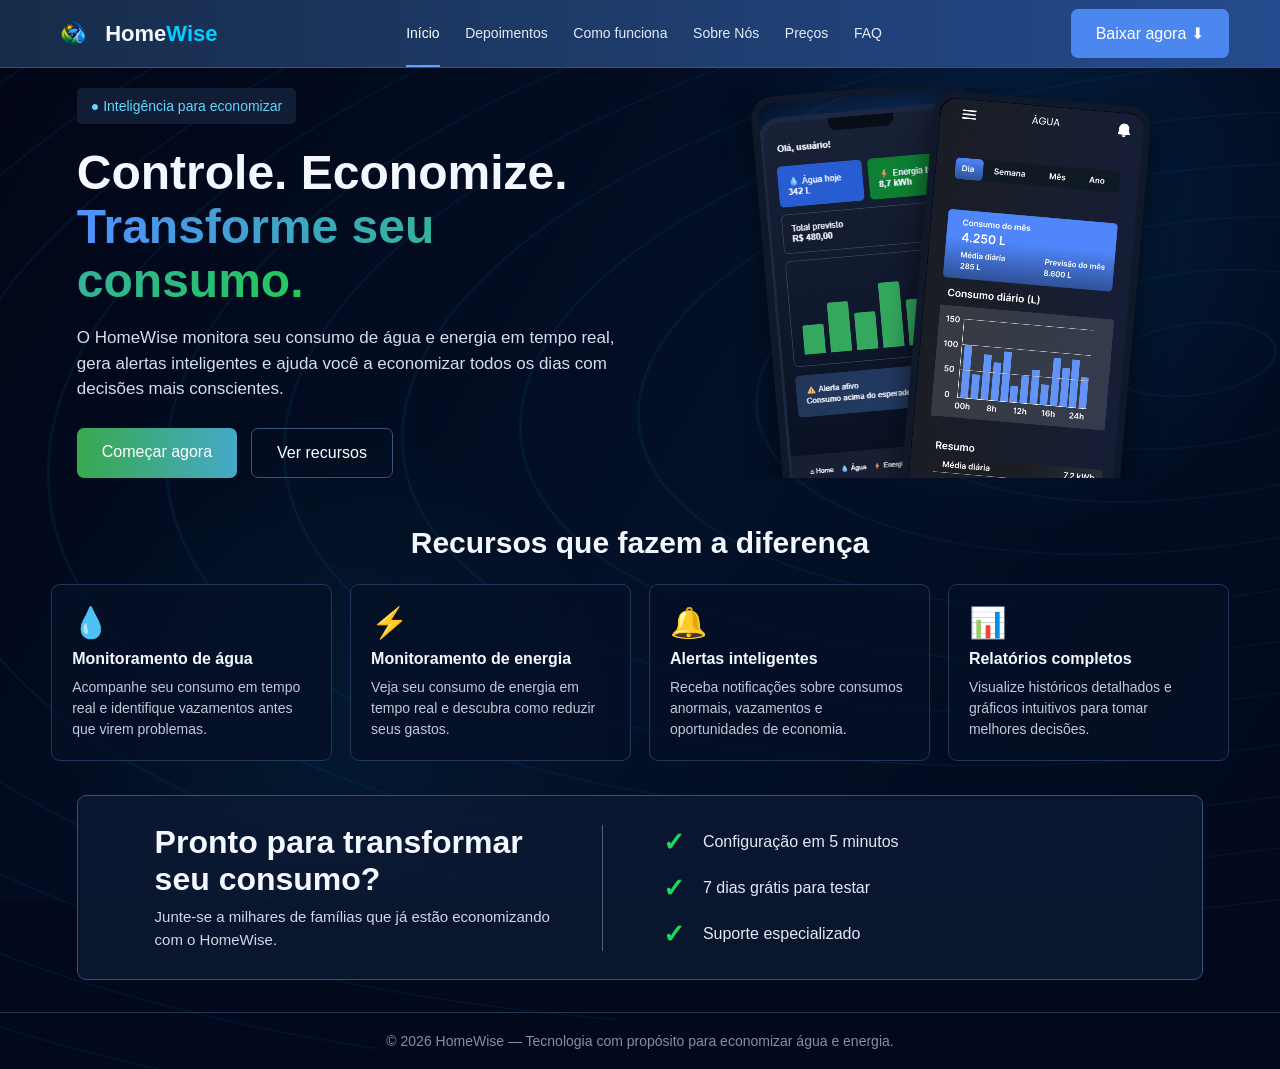
<file: index.html>
<!DOCTYPE html>
<html lang="pt-BR">
<head>
    <meta charset="UTF-8">
    <meta name="viewport" content="width=device-width, initial-scale=1.0">
    <title>Início | HomeWise</title>
    <link rel="stylesheet" href="style.css">
</head>
<body class="home-page">
    <header class="navbar">
        <div class="container nav">
            <a href="index.html" class="logo"><img class="logo-image" src="img/logo_Homewise.png" alt=""><span class="logo-name">Home<span>Wise</span></span></a>
            <nav class="links" aria-label="Navegação principal">
                <a class="active" href="index.html">Início</a>
                <a href="depoimentos.html">Depoimentos</a>
                <a href="como-funciona.html">Como funciona</a>
                <a href="sobre.html">Sobre Nós</a>
                <a href="precos.html">Preços</a>
                <a href="faq.html">FAQ</a>
            </nav>
            <a href="#" class="btn btn-blue" data-download>Baixar agora ⬇</a>
        </div>
    </header>

    <main>
        <section class="container hero">
            <div>
                <span class="badge">● Inteligência para economizar</span>
                <h1>Controle. Economize.<br><span class="gradient">Transforme seu consumo.</span></h1>
                <p class="lead">O HomeWise monitora seu consumo de água e energia em tempo real, gera alertas inteligentes e ajuda você a economizar todos os dias com decisões mais conscientes.</p>
                <div class="actions">
                    <a href="precos.html" class="btn btn-primary">Começar agora</a>
                    <a href="como-funciona.html" class="btn">Ver recursos</a>
                </div>
            </div>
            <div class="hero-phones" aria-label="Prévia do aplicativo HomeWise">
                <img class="phone-shot phone-shot-back" src="img/Captura de tela 2026-09-25 141014.png" alt="Painel de consumo de água e energia do HomeWise">
                <img class="phone-shot phone-shot-front" src="img/print_inicio.png" alt="Tela de acompanhamento de consumo do aplicativo HomeWise">
            </div>
        </section>

        <section class="container section">
            <h2 class="section-title">Recursos que fazem a diferença</h2>
            <p class="section-sub">Tudo para acompanhar sua casa de forma simples.</p>
            <div class="cards">
                <article class="card">
                    <div class="icon">💧</div>
                    <h3>Monitoramento de água</h3>
                    <p>Acompanhe seu consumo em tempo real e identifique vazamentos antes que virem problemas.</p>
                </article>
                <article class="card">
                    <div class="icon">⚡</div>
                    <h3>Monitoramento de energia</h3>
                    <p>Veja seu consumo de energia em tempo real e descubra como reduzir seus gastos.</p>
                </article>
                <article class="card">
                    <div class="icon">🔔</div>
                    <h3>Alertas inteligentes</h3>
                    <p>Receba notificações sobre consumos anormais, vazamentos e oportunidades de economia.</p>
                </article>
                <article class="card">
                    <div class="icon">📊</div>
                    <h3>Relatórios completos</h3>
                    <p>Visualize históricos detalhados e gráficos intuitivos para tomar melhores decisões.</p>
                </article>
            </div>
        </section>

        <section class="container cta">
            <div class="cta-message">
                <h2>Pronto para transformar seu consumo?</h2>
                <p>Junte-se a milhares de famílias que já estão economizando com o HomeWise.</p>
            </div>
            <ul class="cta-benefits">
                <li>Configuração em 5 minutos</li>
                <li>7 dias grátis para testar</li>
                <li>Suporte especializado</li>
            </ul>
        </section>
    </main>

    <div class="toast" id="toast" role="status" aria-live="polite"></div>
    <footer>
        <div class="container">© 2026 HomeWise — Tecnologia com propósito para economizar água e energia.</div>
    </footer>
    <script src="script.js"></script>
</body>
</html>
</file>
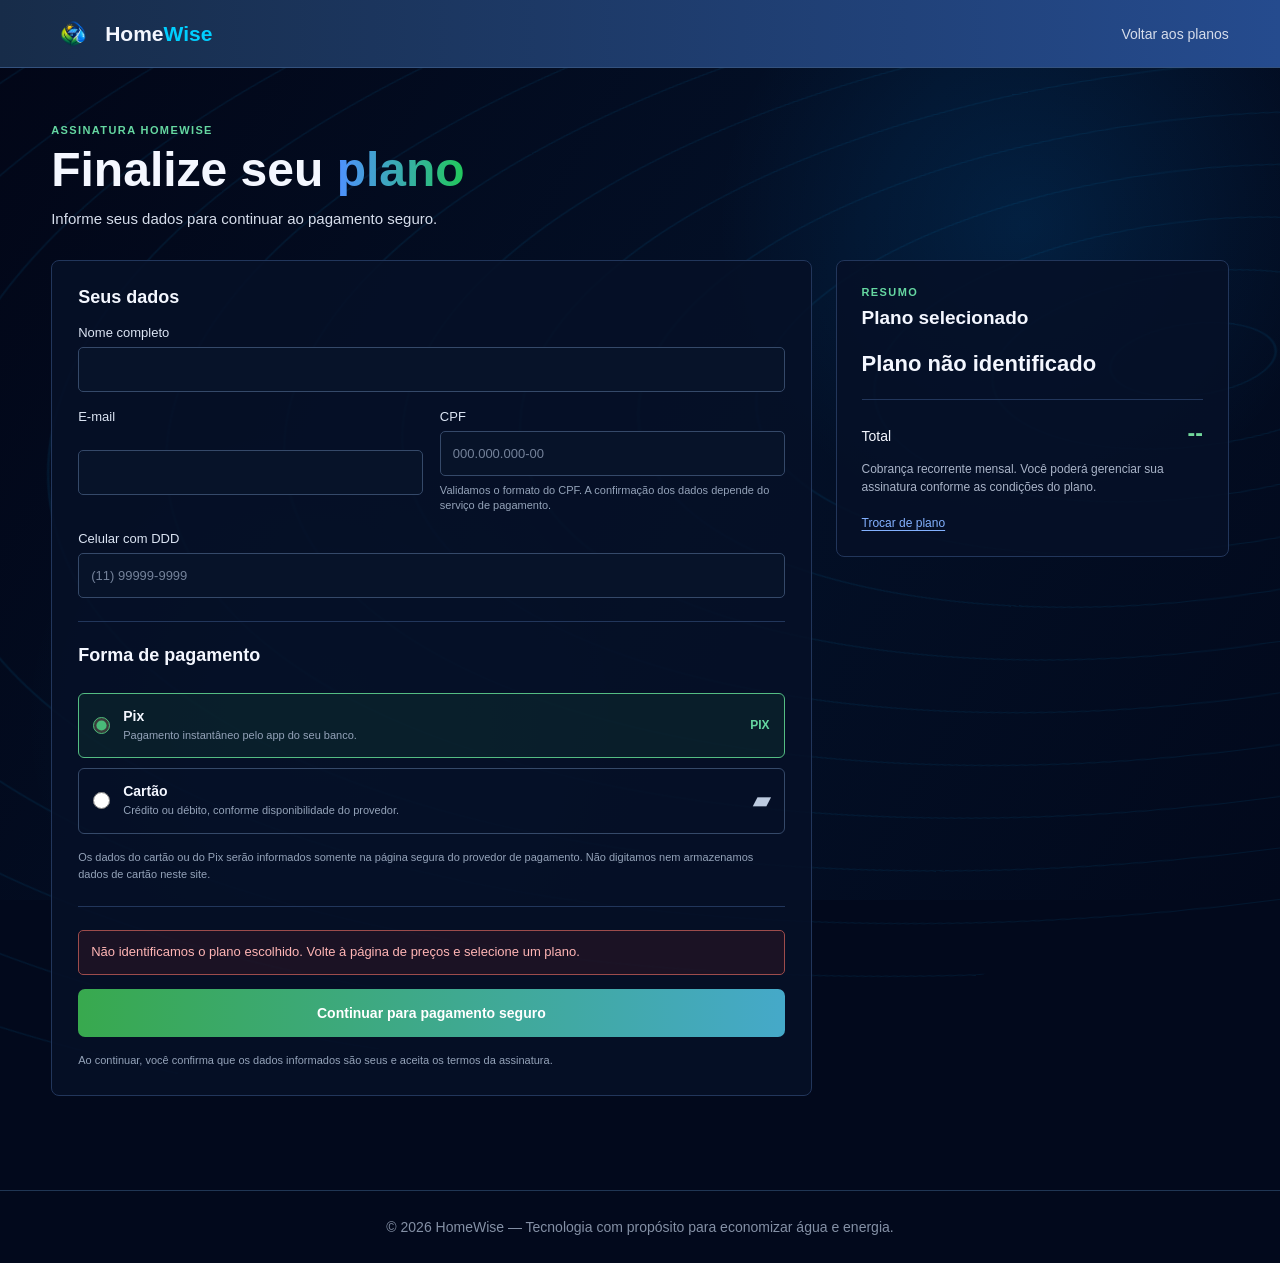
<file: checkout.html>
<!DOCTYPE html>
<html lang="pt-BR">
<head>
    <meta charset="UTF-8">
    <meta name="viewport" content="width=device-width, initial-scale=1.0">
    <meta name="referrer" content="strict-origin-when-cross-origin">
    <title>Finalizar assinatura | HomeWise</title>
    <link rel="stylesheet" href="style.css">
</head>
<body class="checkout-page">
    <header class="navbar">
        <div class="container nav">
            <a href="index.html" class="logo" aria-label="HomeWise, página inicial">
                <img class="logo-image" src="img/logo_Homewise.png" alt="">
                <span class="logo-name">Home<span>Wise</span></span>
            </a>
            <a href="precos.html" class="checkout-back">Voltar aos planos</a>
        </div>
    </header>

    <main class="container checkout-main">
        <div class="checkout-heading">
            <p class="checkout-kicker">ASSINATURA HOMEWISE</p>
            <h1>Finalize seu <span class="gradient">plano</span></h1>
            <p class="lead">Informe seus dados para continuar ao pagamento seguro.</p>
        </div>

        <div class="checkout-layout">
            <form id="checkout-form" class="checkout-form" novalidate>
                <section class="checkout-section" aria-labelledby="customer-heading">
                    <h2 id="customer-heading">Seus dados</h2>
                    <div class="checkout-fields">
                        <label class="checkout-field checkout-field-full">
                            <span>Nome completo</span>
                            <input name="name" type="text" autocomplete="name" minlength="3" maxlength="120" required>
                        </label>
                        <label class="checkout-field">
                            <span>E-mail</span>
                            <input name="email" type="email" autocomplete="email" maxlength="254" required>
                        </label>
                        <label class="checkout-field">
                            <span>CPF</span>
                            <input name="cpf" type="text" inputmode="numeric" autocomplete="off" placeholder="000.000.000-00" maxlength="14" required aria-describedby="cpf-hint">
                            <small id="cpf-hint">Validamos o formato do CPF. A confirmação dos dados depende do serviço de pagamento.</small>
                        </label>
                        <label class="checkout-field checkout-field-full">
                            <span>Celular com DDD</span>
                            <input name="phone" type="tel" inputmode="tel" autocomplete="tel" placeholder="(11) 99999-9999" maxlength="16" required>
                        </label>
                    </div>
                </section>

                <fieldset class="checkout-section payment-options">
                    <legend>Forma de pagamento</legend>
                    <label class="payment-option">
                        <input type="radio" name="paymentMethod" value="pix" checked>
                        <span class="payment-option-copy"><strong>Pix</strong><small>Pagamento instantâneo pelo app do seu banco.</small></span>
                        <span class="payment-mark" aria-hidden="true">PIX</span>
                    </label>
                    <label class="payment-option">
                        <input type="radio" name="paymentMethod" value="card">
                        <span class="payment-option-copy"><strong>Cartão</strong><small>Crédito ou débito, conforme disponibilidade do provedor.</small></span>
                        <span class="payment-mark payment-mark-card" aria-hidden="true">▰</span>
                    </label>
                    <p class="payment-security">Os dados do cartão ou do Pix serão informados somente na página segura do provedor de pagamento. Não digitamos nem armazenamos dados de cartão neste site.</p>
                </fieldset>

                <p id="checkout-message" class="checkout-message" role="status" aria-live="polite"></p>
                <button class="btn btn-primary checkout-submit" type="submit">Continuar para pagamento seguro</button>
                <p class="checkout-terms">Ao continuar, você confirma que os dados informados são seus e aceita os termos da assinatura.</p>
            </form>

            <aside class="checkout-summary" aria-labelledby="summary-heading">
                <p class="summary-label">RESUMO</p>
                <h2 id="summary-heading">Plano selecionado</h2>
                <div id="checkout-plan" class="summary-plan">Carregando plano...</div>
                <div class="summary-total"><span>Total</span><strong id="checkout-price">--</strong></div>
                <p class="summary-renewal">Cobrança recorrente mensal. Você poderá gerenciar sua assinatura conforme as condições do plano.</p>
                <a href="precos.html" class="summary-change">Trocar de plano</a>
            </aside>
        </div>
    </main>

    <footer><div class="container">© 2026 HomeWise — Tecnologia com propósito para economizar água e energia.</div></footer>
    <script src="checkout.js"></script>
</body>
</html>
</file>
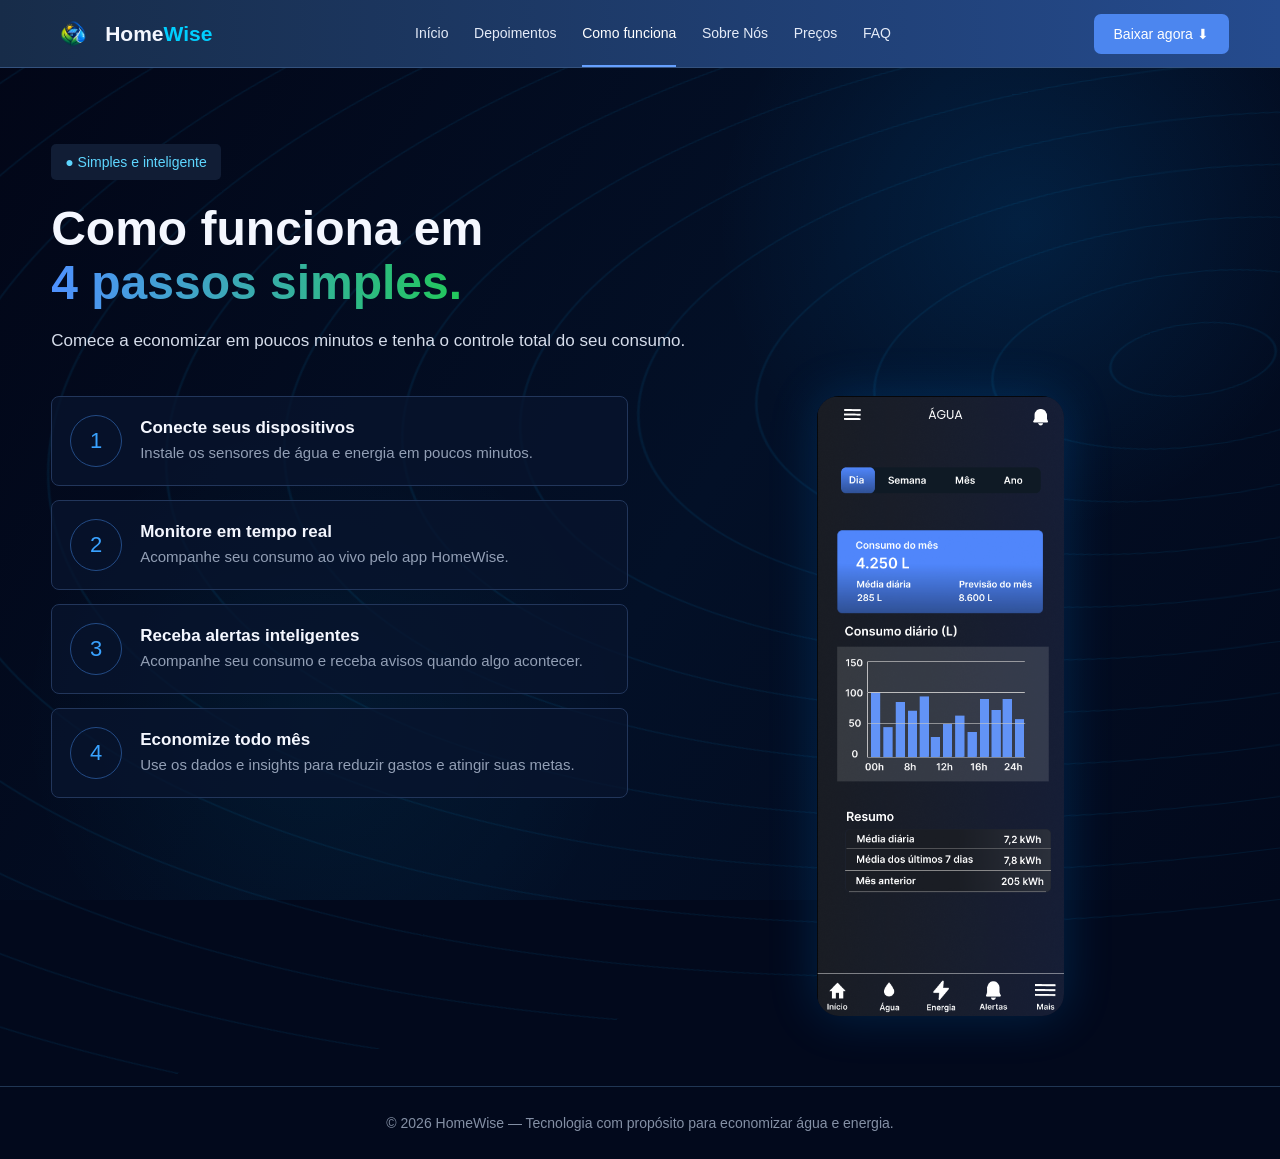
<file: como-funciona.html>
<!DOCTYPE html>
<html lang="pt-BR"><head><meta charset="UTF-8"><meta name="viewport" content="width=device-width,initial-scale=1.0">
<title>Como funciona | HomeWise</title><link rel="stylesheet" href="style.css"></head>
<body>
<header class="navbar"><div class="container nav"><a href="index.html" class="logo"><img class="logo-image" src="img/logo_Homewise.png" alt=""><span class="logo-name">Home<span>Wise</span></span></a><nav class="links"><a class="" href="index.html">Início</a><a class="" href="depoimentos.html">Depoimentos</a><a class="active" href="como-funciona.html">Como funciona</a><a class="" href="sobre.html">Sobre Nós</a><a class="" href="precos.html">Preços</a><a class="" href="faq.html">FAQ</a></nav><a href="#" class="btn btn-blue" data-download>Baixar agora ⬇</a></div></header>
<main><section class="container page-head"><span class="badge">● Simples e inteligente</span><h1>Como funciona em<br><span class="gradient">4 passos simples.</span></h1><p class="lead">Comece a economizar em poucos minutos e tenha o controle total do seu consumo.</p></section>
<section class="container content-grid"><div class="steps">
<div class="step"><div class="num">1</div><div><h3>Conecte seus dispositivos</h3><p>Instale os sensores de água e energia em poucos minutos.</p></div></div>
<div class="step"><div class="num">2</div><div><h3>Monitore em tempo real</h3><p>Acompanhe seu consumo ao vivo pelo app HomeWise.</p></div></div>
<div class="step"><div class="num">3</div><div><h3>Receba alertas inteligentes</h3><p>Acompanhe seu consumo e receba avisos quando algo acontecer.</p></div></div>
<div class="step"><div class="num">4</div><div><h3>Economize todo mês</h3><p>Use os dados e insights para reduzir gastos e atingir suas metas.</p></div></div>
</div><div><img class="app-preview" src="img/print_inicio.png" alt="Tela de consumo do aplicativo HomeWise"></div></section></main>
<div class="modal" id="modal"><div class="modal-box"><button class="close" data-close>×</button><h2 id="modalTitle"></h2><p id="modalText"></p><br><button class="btn btn-primary" data-close>Fechar</button></div></div>
<div class="toast" id="toast"></div>
<footer><div class="container">© 2026 HomeWise — Tecnologia com propósito para economizar água e energia.</div></footer>
<script src="script.js"></script></body></html>
</file>
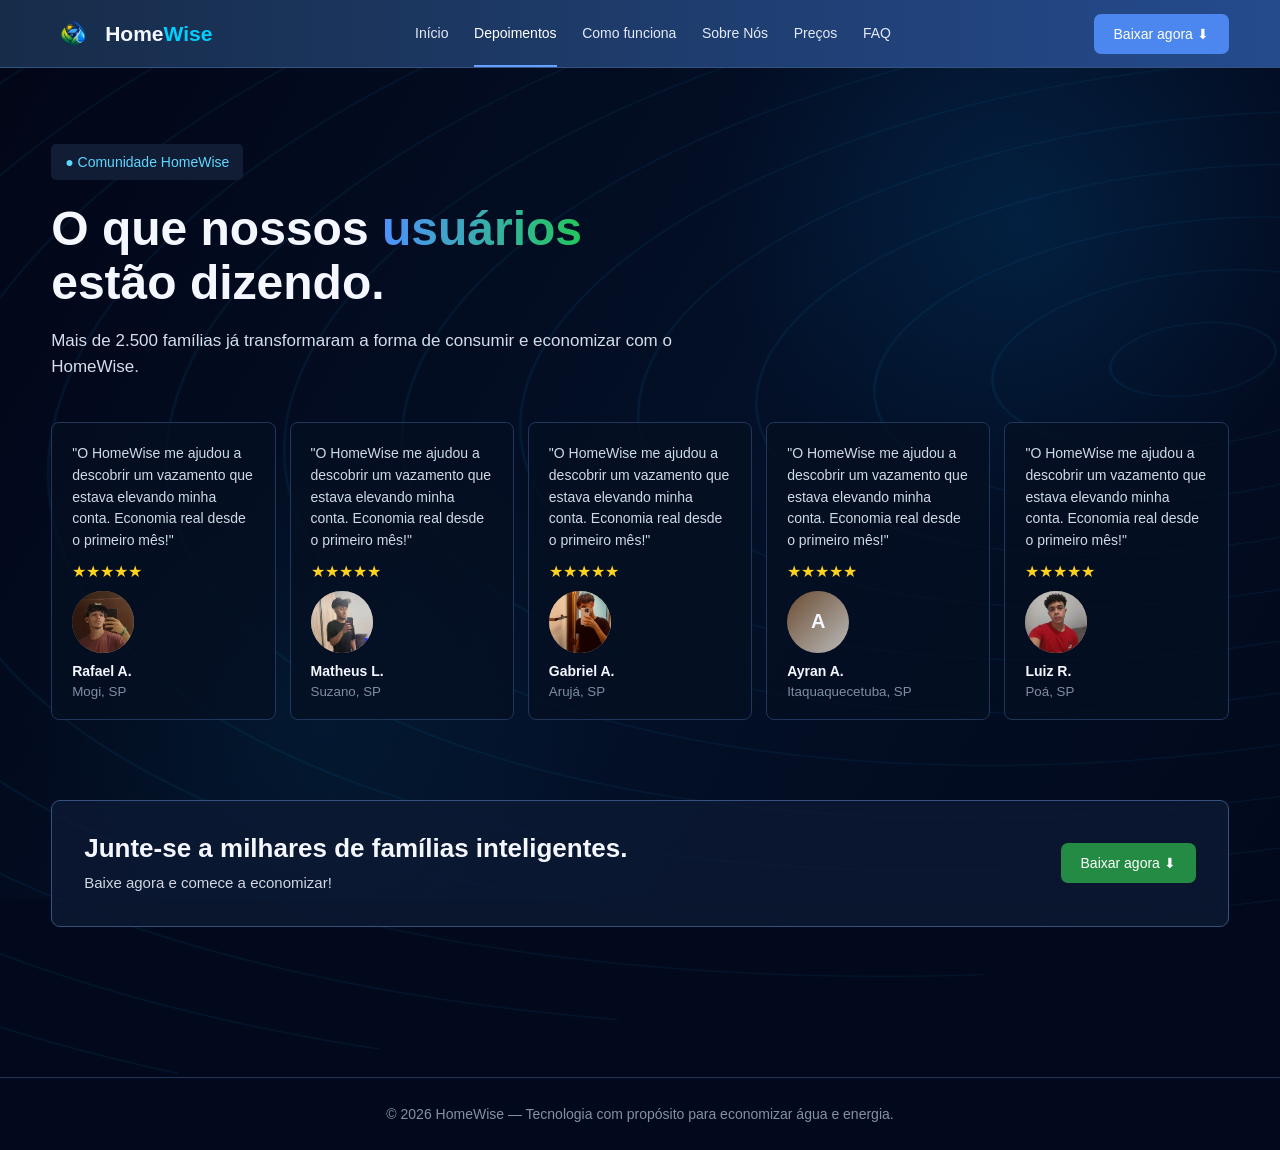
<file: depoimentos.html>
<!DOCTYPE html>
<html lang="pt-BR"><head><meta charset="UTF-8"><meta name="viewport" content="width=device-width,initial-scale=1.0">
<title>Depoimentos | HomeWise</title><link rel="stylesheet" href="style.css"></head>
<body>
<header class="navbar"><div class="container nav"><a href="index.html" class="logo"><img class="logo-image" src="img/logo_Homewise.png" alt=""><span class="logo-name">Home<span>Wise</span></span></a><nav class="links"><a class="" href="index.html">Início</a><a class="active" href="depoimentos.html">Depoimentos</a><a class="" href="como-funciona.html">Como funciona</a><a class="" href="sobre.html">Sobre Nós</a><a class="" href="precos.html">Preços</a><a class="" href="faq.html">FAQ</a></nav><a href="#" class="btn btn-blue" data-download>Baixar agora ⬇</a></div></header>
<main><section class="container page-head"><span class="badge">● Comunidade HomeWise</span><h1>O que nossos <span class="gradient">usuários</span><br>estão dizendo.</h1><p class="lead">Mais de 2.500 famílias já transformaram a forma de consumir e economizar com o HomeWise.</p></section>
<section class="container testimonials">
<article class="testimonial"><p>"O HomeWise me ajudou a descobrir um vazamento que estava elevando minha conta. Economia real desde o primeiro mês!"</p><div class="stars">★★★★★</div><div class="avatar"><img src="img/foto_fafabot.png" alt="Foto de Rafael Aquino"></div><strong>Rafael A.</strong><small style="display:block;color:#7f8da4;margin-top:4px">Mogi, SP</small></article>
<article class="testimonial"><p>"O HomeWise me ajudou a descobrir um vazamento que estava elevando minha conta. Economia real desde o primeiro mês!"</p><div class="stars">★★★★★</div><div class="avatar"><img src="img/foto_matheus.png" alt="Foto de Matheus Luiz"></div><strong>Matheus L.</strong><small style="display:block;color:#7f8da4;margin-top:4px">Suzano, SP</small></article>
<article class="testimonial"><p>"O HomeWise me ajudou a descobrir um vazamento que estava elevando minha conta. Economia real desde o primeiro mês!"</p><div class="stars">★★★★★</div><div class="avatar"><img src="img/Foto_ambires.jpg" alt="Foto de Gabriel Ambires"></div><strong>Gabriel A.</strong><small style="display:block;color:#7f8da4;margin-top:4px">Arujá, SP</small></article>
<article class="testimonial"><p>"O HomeWise me ajudou a descobrir um vazamento que estava elevando minha conta. Economia real desde o primeiro mês!"</p><div class="stars">★★★★★</div><div class="avatar">A</div><strong>Ayran A.</strong><small style="display:block;color:#7f8da4;margin-top:4px">Itaquaquecetuba, SP</small></article>
<article class="testimonial"><p>"O HomeWise me ajudou a descobrir um vazamento que estava elevando minha conta. Economia real desde o primeiro mês!"</p><div class="stars">★★★★★</div><div class="avatar"><img src="img/foto_luiz.png" alt="Foto de Luiz Roberto"></div><strong>Luiz R.</strong><small style="display:block;color:#7f8da4;margin-top:4px">Poá, SP</small></article></section>
<section class="container section"><div class="cta"><div><h2>Junte-se a milhares de famílias inteligentes.</h2><p>Baixe agora e comece a economizar!</p></div><button class="btn btn-green" data-download>Baixar agora ⬇</button></div></section></main>
<div class="modal" id="modal"><div class="modal-box"><button class="close" data-close>×</button><h2 id="modalTitle"></h2><p id="modalText"></p><br><button class="btn btn-primary" data-close>Fechar</button></div></div>
<div class="toast" id="toast"></div>
<footer><div class="container">© 2026 HomeWise — Tecnologia com propósito para economizar água e energia.</div></footer>
<script src="script.js"></script></body></html>
</file>
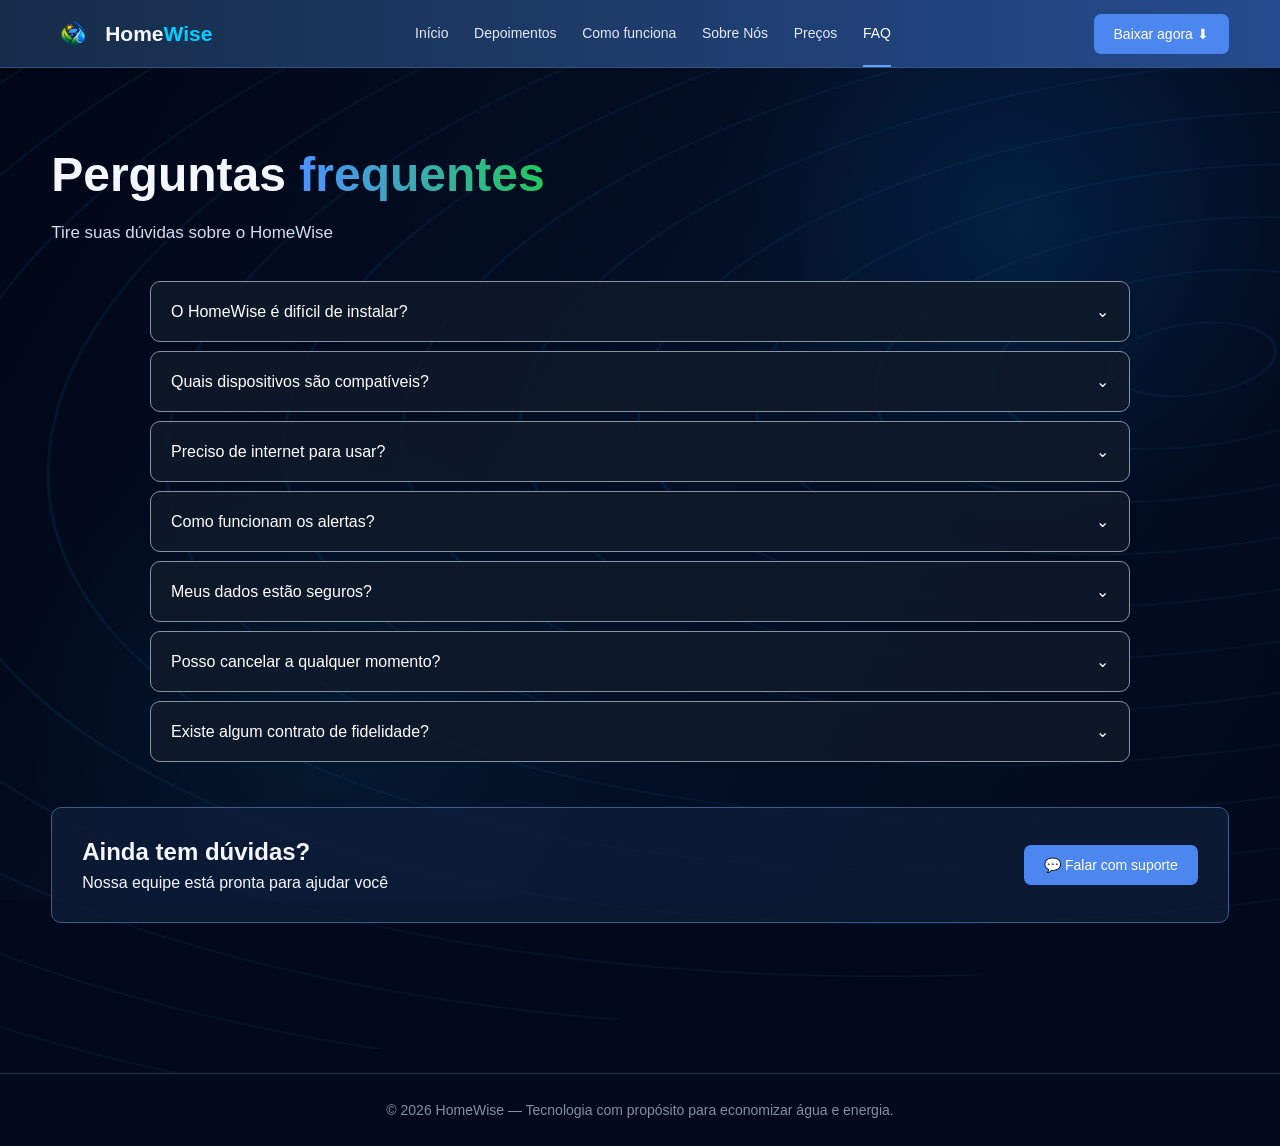
<file: faq.html>
<!DOCTYPE html>
<html lang="pt-BR"><head><meta charset="UTF-8"><meta name="viewport" content="width=device-width,initial-scale=1.0">
<title>FAQ | HomeWise</title><link rel="stylesheet" href="style.css"></head>
<body>
<header class="navbar"><div class="container nav"><a href="index.html" class="logo"><img class="logo-image" src="img/logo_Homewise.png" alt=""><span class="logo-name">Home<span>Wise</span></span></a><nav class="links"><a class="" href="index.html">Início</a><a class="" href="depoimentos.html">Depoimentos</a><a class="" href="como-funciona.html">Como funciona</a><a class="" href="sobre.html">Sobre Nós</a><a class="" href="precos.html">Preços</a><a class="active" href="faq.html">FAQ</a></nav><a href="#" class="btn btn-blue" data-download>Baixar agora ⬇</a></div></header>
<main><section class="container section"><div style="margin-bottom:35px"><h1>Perguntas <span class="gradient">frequentes</span></h1><p class="lead">Tire suas dúvidas sobre o HomeWise</p></div><div class="faq">
<div class="faq-item"><button class="faq-q">O HomeWise é difícil de instalar?<span>⌄</span></button><div class="faq-a">Não. A proposta é uma instalação simples, feita com sensores e orientação para o usuário.</div></div><div class="faq-item"><button class="faq-q">Quais dispositivos são compatíveis?<span>⌄</span></button><div class="faq-a">Os sensores e dispositivos compatíveis dependem do modelo utilizado na instalação.</div></div><div class="faq-item"><button class="faq-q">Preciso de internet para usar?<span>⌄</span></button><div class="faq-a">A conexão é necessária para enviar os dados à plataforma e permitir o acompanhamento remoto.</div></div><div class="faq-item"><button class="faq-q">Como funcionam os alertas?<span>⌄</span></button><div class="faq-a">O sistema analisa os dados de consumo e pode avisar sobre comportamentos fora do padrão.</div></div><div class="faq-item"><button class="faq-q">Meus dados estão seguros?<span>⌄</span></button><div class="faq-a">O projeto prevê proteção de dados, autenticação e boas práticas de segurança.</div></div><div class="faq-item"><button class="faq-q">Posso cancelar a qualquer momento?<span>⌄</span></button><div class="faq-a">Os termos de cancelamento dependem do plano contratado.</div></div><div class="faq-item"><button class="faq-q">Existe algum contrato de fidelidade?<span>⌄</span></button><div class="faq-a">As condições de cada plano devem ser apresentadas no momento da contratação.</div></div></div><div class="support"><div><h2>Ainda tem dúvidas?</h2><p>Nossa equipe está pronta para ajudar você</p></div><button class="btn btn-blue" data-support>💬 Falar com suporte</button></div></section></main>
<div class="modal" id="modal"><div class="modal-box"><button class="close" data-close>×</button><h2 id="modalTitle"></h2><p id="modalText"></p><br><button class="btn btn-primary" data-close>Fechar</button></div></div>
<div class="toast" id="toast"></div>
<footer><div class="container">© 2026 HomeWise — Tecnologia com propósito para economizar água e energia.</div></footer>
<script src="script.js"></script></body></html>
</file>
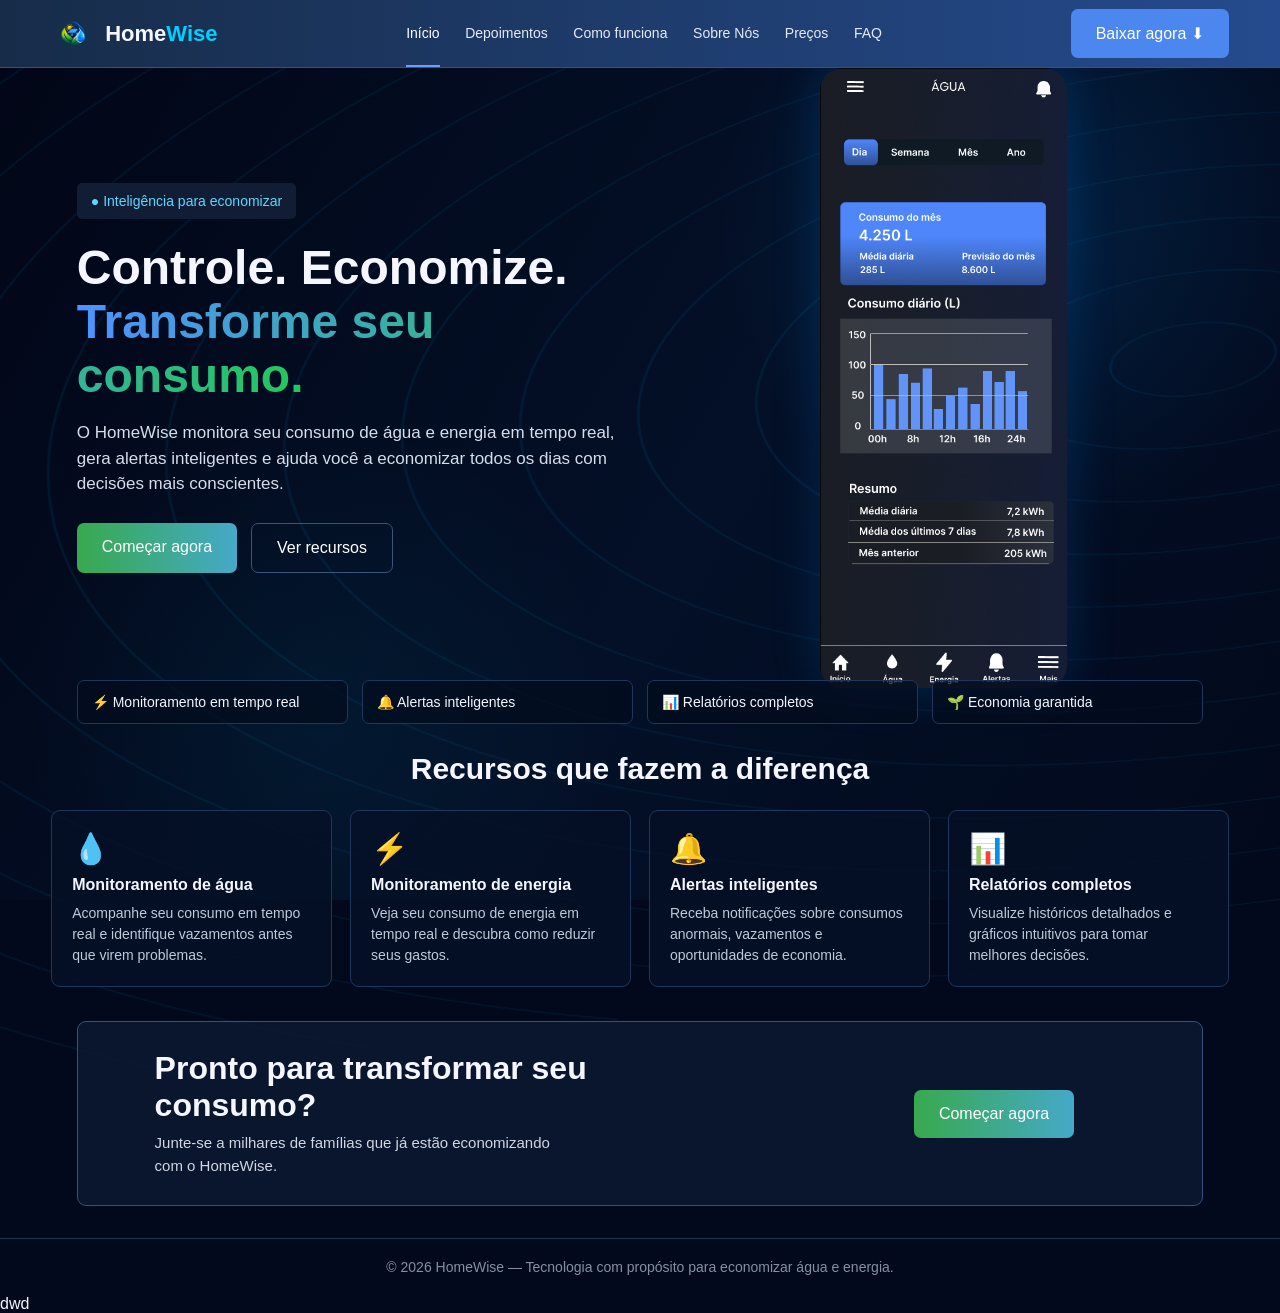
<file: inicio.html>
<!DOCTYPE html>
<html lang="pt-BR"><head><meta charset="UTF-8"><meta name="viewport" content="width=device-width,initial-scale=1.0">
<title>Início | HomeWise</title><link rel="stylesheet" href="style.css"></head>
<body class="home-page">
<header class="navbar"><div class="container nav"><a href="index.html" class="logo"><img class="logo-image" src="img/logo_Homewise.png" alt=""><span class="logo-name">Home<span>Wise</span></span></a><nav class="links"><a class="active" href="index.html">Início</a><a class="" href="depoimentos.html">Depoimentos</a><a class="" href="como-funciona.html">Como funciona</a><a class="" href="sobre.html">Sobre Nós</a><a class="" href="precos.html">Preços</a><a class="" href="faq.html">FAQ</a></nav><a href="#" class="btn btn-blue" data-download>Baixar agora ⬇</a></div></header>
<main><section class="container hero">
<div><span class="badge">● Inteligência para economizar</span><h1>Controle. Economize.<br><span class="gradient">Transforme seu consumo.</span></h1><p class="lead">O HomeWise monitora seu consumo de água e energia em tempo real, gera alertas inteligentes e ajuda você a economizar todos os dias com decisões mais conscientes.</p><div class="actions"><a href="precos.html" class="btn btn-primary">Começar agora</a><a href="como-funciona.html" class="btn">Ver recursos</a></div></div>
<div><img class="app-preview" src="img/print_inicio.png" alt="Tela inicial do aplicativo HomeWise"></div>
</section>
<section class="container feature-strip"><div class="strip">⚡ Monitoramento em tempo real</div><div class="strip">🔔 Alertas inteligentes</div><div class="strip">📊 Relatórios completos</div><div class="strip">🌱 Economia garantida</div></section>
<section class="container section"><h2 class="section-title">Recursos que fazem a diferença</h2><p class="section-sub">Tudo para acompanhar sua casa de forma simples.</p><div class="cards">
<div class="card"><div class="icon">💧</div><h3>Monitoramento de água</h3><p>Acompanhe seu consumo em tempo real e identifique vazamentos antes que virem problemas.</p></div>
<div class="card"><div class="icon">⚡</div><h3>Monitoramento de energia</h3><p>Veja seu consumo de energia em tempo real e descubra como reduzir seus gastos.</p></div>
<div class="card"><div class="icon">🔔</div><h3>Alertas inteligentes</h3><p>Receba notificações sobre consumos anormais, vazamentos e oportunidades de economia.</p></div>
<div class="card"><div class="icon">📊</div><h3>Relatórios completos</h3><p>Visualize históricos detalhados e gráficos intuitivos para tomar melhores decisões.</p></div>
</div></section>
<section class="container cta"><div><h2>Pronto para transformar seu consumo?</h2><p>Junte-se a milhares de famílias que já estão economizando com o HomeWise.</p></div><div><button class="btn btn-primary" data-plan="Plus">Começar agora</button></div></section></main>
<div class="modal" id="modal"><div class="modal-box"><button class="close" data-close>×</button><h2 id="modalTitle"></h2><p id="modalText"></p><br><button class="btn btn-primary" data-close>Fechar</button></div></div>
<div class="toast" id="toast"></div>
<footer><div class="container">© 2026 HomeWise — Tecnologia com propósito para economizar água e energia.</div></footer>
<script src="script.js"></script></body></html>dwd
</file>
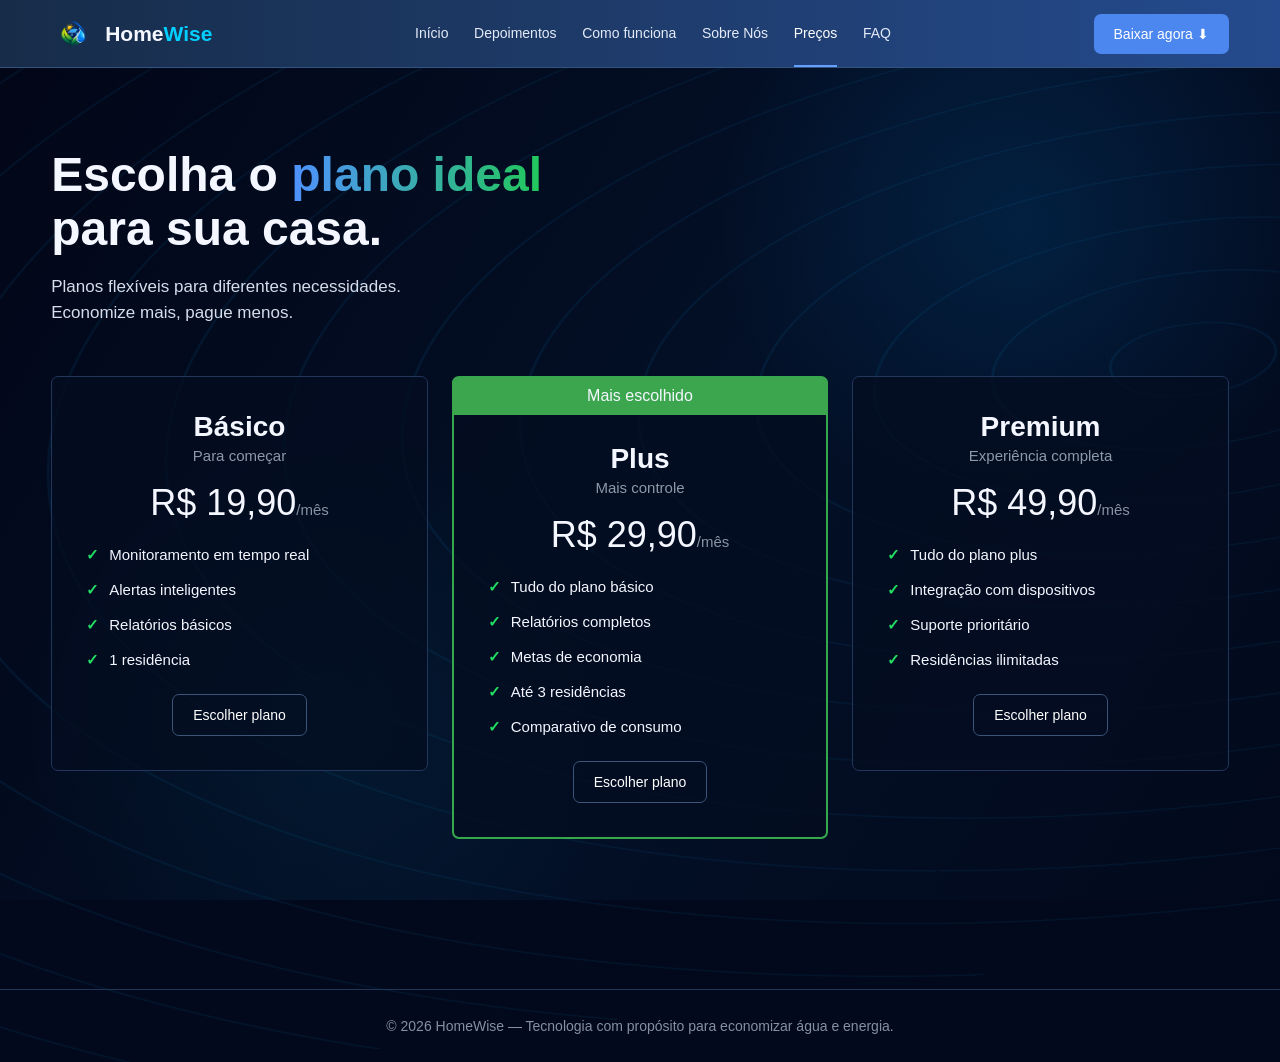
<file: precos.html>
<!DOCTYPE html>
<html lang="pt-BR"><head><meta charset="UTF-8"><meta name="viewport" content="width=device-width,initial-scale=1.0">
<title>Preços | HomeWise</title><link rel="stylesheet" href="style.css"></head>
<body>
<header class="navbar"><div class="container nav"><a href="index.html" class="logo"><img class="logo-image" src="img/logo_Homewise.png" alt=""><span class="logo-name">Home<span>Wise</span></span></a><nav class="links"><a class="" href="index.html">Início</a><a class="" href="depoimentos.html">Depoimentos</a><a class="" href="como-funciona.html">Como funciona</a><a class="" href="sobre.html">Sobre Nós</a><a class="active" href="precos.html">Preços</a><a class="" href="faq.html">FAQ</a></nav><a href="#" class="btn btn-blue" data-download>Baixar agora ⬇</a></div></header>
<main><section class="container section"><h1>Escolha o <span class="gradient">plano ideal</span><br>para sua casa.</h1><p class="lead" style="margin:12px 0 50px">Planos flexíveis para diferentes necessidades.<br>Economize mais, pague menos.</p><div class="prices">
<div class="price"><h2>Básico</h2><p class="desc">Para começar</p><div class="amount">R$ 19,90<small>/mês</small></div><ul class="checks"><li>Monitoramento em tempo real</li><li>Alertas inteligentes</li><li>Relatórios básicos</li><li>1 residência</li></ul><button class="btn" data-plan="Básico">Escolher plano</button></div>
<div class="price featured"><div class="ribbon">Mais escolhido</div><h2>Plus</h2><p class="desc">Mais controle</p><div class="amount">R$ 29,90<small>/mês</small></div><ul class="checks"><li>Tudo do plano básico</li><li>Relatórios completos</li><li>Metas de economia</li><li>Até 3 residências</li><li>Comparativo de consumo</li></ul><button class="btn" data-plan="Plus">Escolher plano</button></div>
<div class="price"><h2>Premium</h2><p class="desc">Experiência completa</p><div class="amount">R$ 49,90<small>/mês</small></div><ul class="checks"><li>Tudo do plano plus</li><li>Integração com dispositivos</li><li>Suporte prioritário</li><li>Residências ilimitadas</li></ul><button class="btn" data-plan="Premium">Escolher plano</button></div>
</div></section></main>
<div class="modal" id="modal"><div class="modal-box"><button class="close" data-close>×</button><h2 id="modalTitle"></h2><p id="modalText"></p><br><button class="btn btn-primary" data-close>Fechar</button></div></div>
<div class="toast" id="toast"></div>
<footer><div class="container">© 2026 HomeWise — Tecnologia com propósito para economizar água e energia.</div></footer>
<script src="script.js"></script></body></html>
</file>
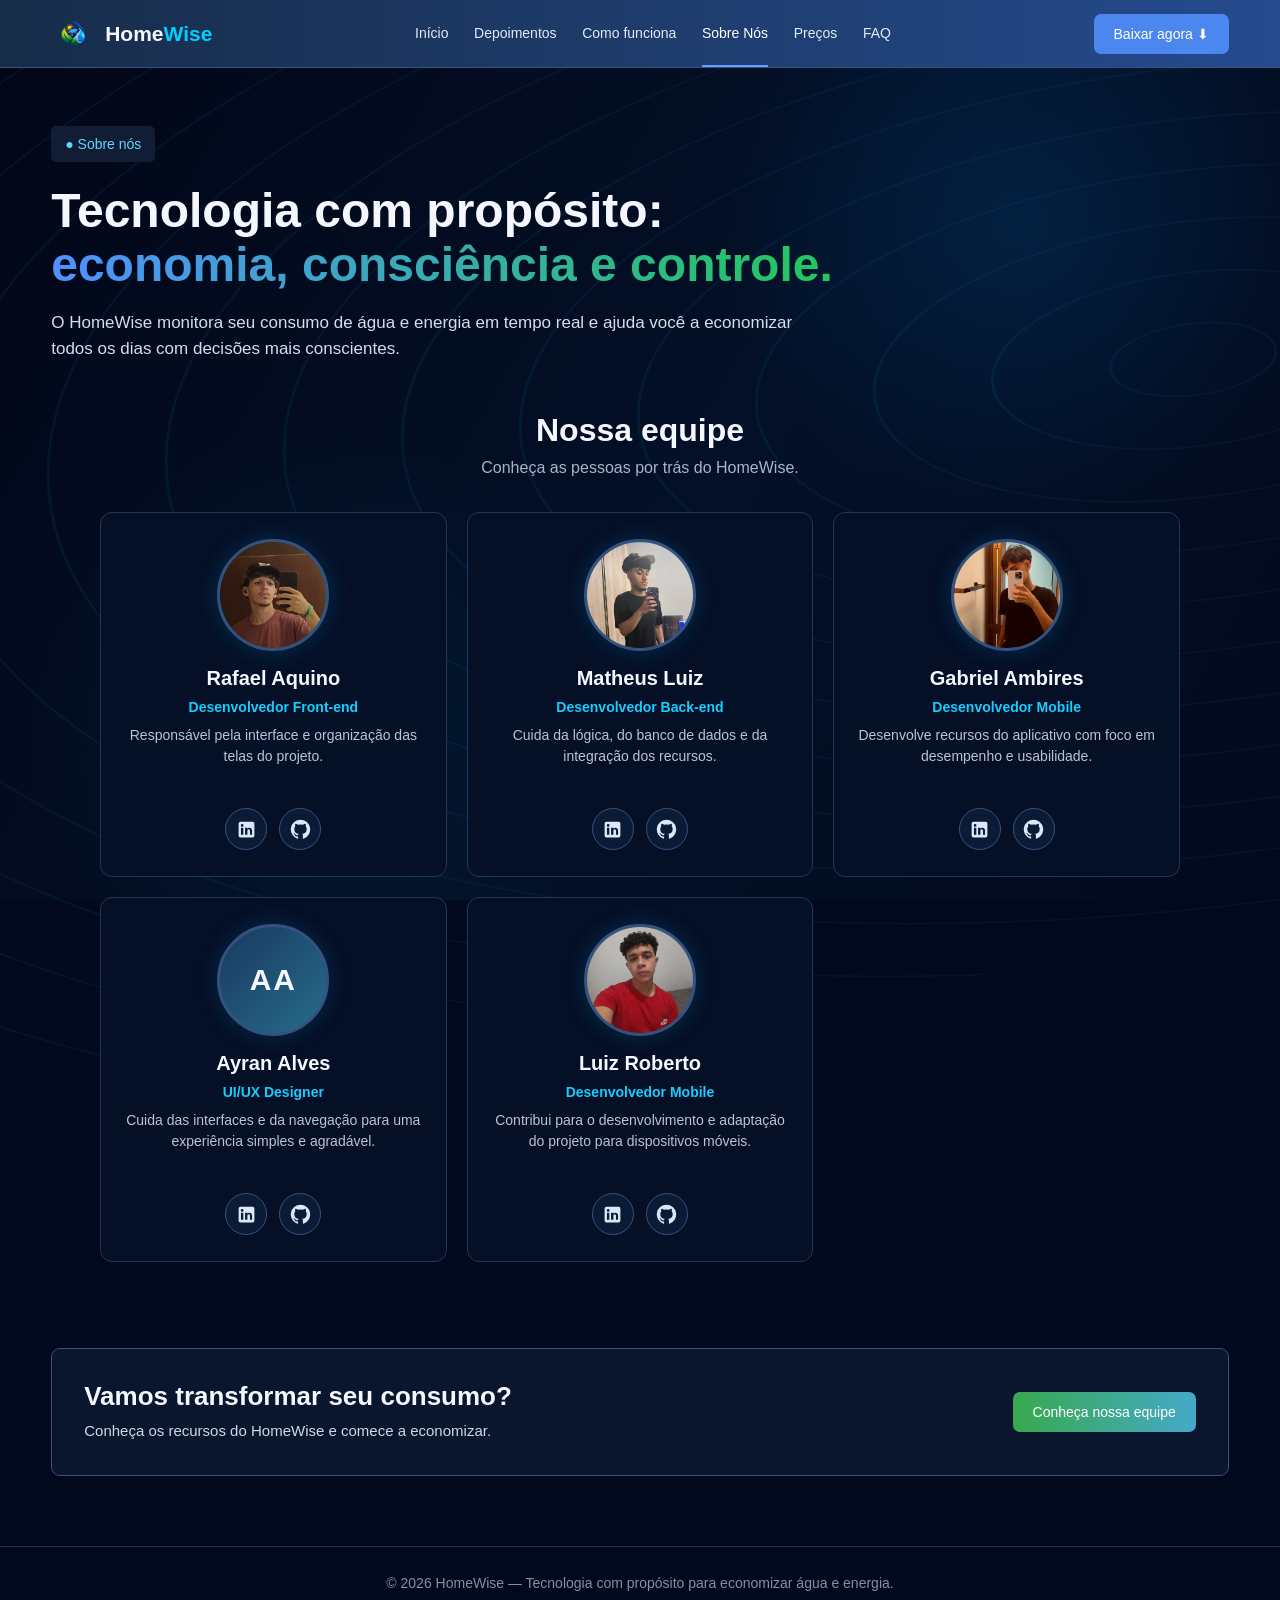
<file: sobre.html>
<!DOCTYPE html>
<html lang="pt-BR">
<head>
	<meta charset="UTF-8">
	<meta name="viewport" content="width=device-width, initial-scale=1.0">
	<title>Sobre Nós | HomeWise</title>
	<link rel="stylesheet" href="style.css">
</head>
<body class="about-page">
	<header class="navbar">
		<div class="container nav">
			<a href="index.html" class="logo">
				<img class="logo-image" src="img/logo_Homewise.png" alt="">
				<span class="logo-name">Home<span>Wise</span></span>
			</a>
			<nav class="links" aria-label="Navegação principal">
				<a href="index.html">Início</a>
				<a href="depoimentos.html">Depoimentos</a>
				<a href="como-funciona.html">Como funciona</a>
				<a class="active" href="sobre.html" aria-current="page">Sobre Nós</a>
				<a href="precos.html">Preços</a>
				<a href="faq.html">FAQ</a>
			</nav>
			<a href="#" class="btn btn-blue" data-download>Baixar agora ⬇</a>
		</div>
	</header>

	<main>
		<section class="container page-head">
			<span class="badge">● Sobre nós</span>
			<h1>Tecnologia com propósito:<br><span class="gradient">economia, consciência e controle.</span></h1>
			<p class="lead">O HomeWise monitora seu consumo de água e energia em tempo real e ajuda você a economizar todos os dias com decisões mais conscientes.</p>
		</section>

		<section class="container section team-section">
			<h2 class="section-title">Nossa equipe</h2>
			<p class="section-sub">Conheça as pessoas por trás do HomeWise.</p>
			<div class="team">
				<article class="member">
					<div class="member-photo"><img src="img/foto_fafabot.png" alt="Foto de Rafael Aquino"></div>
					<h3>Rafael Aquino</h3>
					<div class="role">Desenvolvedor Front-end</div>
					<p>Responsável pela interface e organização das telas do projeto.</p>
					<div class="social-links" aria-label="Links de Rafael Aquino">
						<a href="https://www.linkedin.com/in/SEU_LINKEDIN_AQUI/" target="_blank" rel="noopener noreferrer" aria-label="LinkedIn de Rafael Aquino" title="Cole o link do LinkedIn de Rafael aqui">
							<svg viewBox="0 0 24 24" aria-hidden="true"><path d="M19 3a2 2 0 0 1 2 2v14a2 2 0 0 1-2 2H5a2 2 0 0 1-2-2V5a2 2 0 0 1 2-2h14ZM8.34 10H5.67v8h2.67v-8ZM7 5.8a1.55 1.55 0 1 0 0 3.1 1.55 1.55 0 0 0 0-3.1ZM18.34 13.42c0-2.4-1.28-3.52-2.99-3.52a2.58 2.58 0 0 0-2.33 1.28V10h-2.66v8h2.66v-4.2c0-1.1.21-2.17 1.58-2.17 1.35 0 1.37 1.26 1.37 2.24V18h2.37v-4.58Z"/></svg>
						</a>
						<a href="https://github.com/fafabot" target="_blank" rel="noopener noreferrer" aria-label="GitHub de Rafael Aquino" title="Cole o link do GitHub de Rafael aqui">
							<svg viewBox="0 0 24 24" aria-hidden="true"><path d="M12 .9a11.1 11.1 0 0 0-3.51 21.63c.55.1.76-.24.76-.53v-2.08c-3.1.68-3.76-1.32-3.76-1.32-.5-1.29-1.23-1.63-1.23-1.63-1.01-.69.08-.68.08-.68 1.12.08 1.71 1.15 1.71 1.15.99 1.7 2.6 1.21 3.23.92.1-.72.39-1.21.71-1.49-2.48-.28-5.08-1.24-5.08-5.51 0-1.22.44-2.21 1.15-2.99-.12-.28-.5-1.42.11-2.95 0 0 .94-.3 3.05 1.14a10.6 10.6 0 0 1 5.55 0c2.12-1.44 3.05-1.14 3.05-1.14.61 1.53.23 2.67.12 2.95.71.78 1.14 1.77 1.14 2.99 0 4.28-2.61 5.22-5.1 5.5.4.35.75 1.02.75 2.07V22c0 .29.2.63.77.52A11.1 11.1 0 0 0 12 .9Z"/></svg>
						</a>
					</div>
				</article>

				<article class="member">
					<div class="member-photo"><img src="img/foto_matheus.png" alt="Foto de Matheus Luiz"></div>
					<h3>Matheus Luiz</h3>
					<div class="role">Desenvolvedor Back-end</div>
					<p>Cuida da lógica, do banco de dados e da integração dos recursos.</p>
					<div class="social-links" aria-label="Links de Matheus Luiz">
						<a href="https://www.linkedin.com/in/matheus-luiz-guimar%C3%A3es-barros-232a04364/" target="_blank" rel="noopener noreferrer" aria-label="LinkedIn de Matheus Luiz" title="Cole o link do LinkedIn de Matheus aqui"><svg viewBox="0 0 24 24" aria-hidden="true"><path d="M19 3a2 2 0 0 1 2 2v14a2 2 0 0 1-2 2H5a2 2 0 0 1-2-2V5a2 2 0 0 1 2-2h14ZM8.34 10H5.67v8h2.67v-8ZM7 5.8a1.55 1.55 0 1 0 0 3.1 1.55 1.55 0 0 0 0-3.1ZM18.34 13.42c0-2.4-1.28-3.52-2.99-3.52a2.58 2.58 0 0 0-2.33 1.28V10h-2.66v8h2.66v-4.2c0-1.1.21-2.17 1.58-2.17 1.35 0 1.37 1.26 1.37 2.24V18h2.37v-4.58Z"/></svg></a>
						<a href="https://github.com/souzaa22" target="_blank" rel="noopener noreferrer" aria-label="GitHub de Matheus Luiz" title="Cole o link do GitHub de Matheus aqui"><svg viewBox="0 0 24 24" aria-hidden="true"><path d="M12 .9a11.1 11.1 0 0 0-3.51 21.63c.55.1.76-.24.76-.53v-2.08c-3.1.68-3.76-1.32-3.76-1.32-.5-1.29-1.23-1.63-1.23-1.63-1.01-.69.08-.68.08-.68 1.12.08 1.71 1.15 1.71 1.15.99 1.7 2.6 1.21 3.23.92.1-.72.39-1.21.71-1.49-2.48-.28-5.08-1.24-5.08-5.51 0-1.22.44-2.21 1.15-2.99-.12-.28-.5-1.42.11-2.95 0 0 .94-.3 3.05 1.14a10.6 10.6 0 0 1 5.55 0c2.12-1.44 3.05-1.14 3.05-1.14.61 1.53.23 2.67.12 2.95.71.78 1.14 1.77 1.14 2.99 0 4.28-2.61 5.22-5.1 5.5.4.35.75 1.02.75 2.07V22c0 .29.2.63.77.52A11.1 11.1 0 0 0 12 .9Z"/></svg></a>
					</div>
				</article>

				<article class="member">
					<div class="member-photo"><img src="img/Foto_ambires.jpg" alt="Foto de Gabriel Ambires"></div>
					<h3>Gabriel Ambires</h3>
					<div class="role">Desenvolvedor Mobile</div>
					<p>Desenvolve recursos do aplicativo com foco em desempenho e usabilidade.</p>
					<div class="social-links" aria-label="Links de Gabriel Ambires">
						<a href="https://www.linkedin.com/in/gabriel-ambires-teodoro-de-oliveira-014925429/?isSelfProfile=true" target="_blank" rel="noopener noreferrer" aria-label="LinkedIn de Gabriel Ambires" title="Cole o link do LinkedIn de Gabriel aqui"><svg viewBox="0 0 24 24" aria-hidden="true"><path d="M19 3a2 2 0 0 1 2 2v14a2 2 0 0 1-2 2H5a2 2 0 0 1-2-2V5a2 2 0 0 1 2-2h14ZM8.34 10H5.67v8h2.67v-8ZM7 5.8a1.55 1.55 0 1 0 0 3.1 1.55 1.55 0 0 0 0-3.1ZM18.34 13.42c0-2.4-1.28-3.52-2.99-3.52a2.58 2.58 0 0 0-2.33 1.28V10h-2.66v8h2.66v-4.2c0-1.1.21-2.17 1.58-2.17 1.35 0 1.37 1.26 1.37 2.24V18h2.37v-4.58Z"/></svg></a>
						<a href="https://github.com/GabrielAmbires" target="_blank" rel="noopener noreferrer" aria-label="GitHub de Gabriel Ambires" title="Cole o link do GitHub de Gabriel aqui"><svg viewBox="0 0 24 24" aria-hidden="true"><path d="M12 .9a11.1 11.1 0 0 0-3.51 21.63c.55.1.76-.24.76-.53v-2.08c-3.1.68-3.76-1.32-3.76-1.32-.5-1.29-1.23-1.63-1.23-1.63-1.01-.69.08-.68.08-.68 1.12.08 1.71 1.15 1.71 1.15.99 1.7 2.6 1.21 3.23.92.1-.72.39-1.21.71-1.49-2.48-.28-5.08-1.24-5.08-5.51 0-1.22.44-2.21 1.15-2.99-.12-.28-.5-1.42.11-2.95 0 0 .94-.3 3.05 1.14a10.6 10.6 0 0 1 5.55 0c2.12-1.44 3.05-1.14 3.05-1.14.61 1.53.23 2.67.12 2.95.71.78 1.14 1.77 1.14 2.99 0 4.28-2.61 5.22-5.1 5.5.4.35.75 1.02.75 2.07V22c0 .29.2.63.77.52A11.1 11.1 0 0 0 12 .9Z"/></svg></a>
					</div>
				</article>

				<article class="member">
					<div class="member-photo member-photo-placeholder" role="img" aria-label="Foto de Ayran Alves não disponível">AA</div>
					<h3>Ayran Alves</h3>
					<div class="role">UI/UX Designer</div>
					<p>Cuida das interfaces e da navegação para uma experiência simples e agradável.</p>
					<div class="social-links" aria-label="Links de Ayran Alves">
						<a href="https://www.linkedin.com/in/SEU_LINKEDIN_AQUI/" target="_blank" rel="noopener noreferrer" aria-label="LinkedIn de Ayran Alves" title="Cole o link do LinkedIn de Ayran aqui"><svg viewBox="0 0 24 24" aria-hidden="true"><path d="M19 3a2 2 0 0 1 2 2v14a2 2 0 0 1-2 2H5a2 2 0 0 1-2-2V5a2 2 0 0 1 2-2h14ZM8.34 10H5.67v8h2.67v-8ZM7 5.8a1.55 1.55 0 1 0 0 3.1 1.55 1.55 0 0 0 0-3.1ZM18.34 13.42c0-2.4-1.28-3.52-2.99-3.52a2.58 2.58 0 0 0-2.33 1.28V10h-2.66v8h2.66v-4.2c0-1.1.21-2.17 1.58-2.17 1.35 0 1.37 1.26 1.37 2.24V18h2.37v-4.58Z"/></svg></a>
						<a href="https://github.com/ayran-alves" target="_blank" rel="noopener noreferrer" aria-label="GitHub de Ayran Alves" title="Cole o link do GitHub de Ayran aqui"><svg viewBox="0 0 24 24" aria-hidden="true"><path d="M12 .9a11.1 11.1 0 0 0-3.51 21.63c.55.1.76-.24.76-.53v-2.08c-3.1.68-3.76-1.32-3.76-1.32-.5-1.29-1.23-1.63-1.23-1.63-1.01-.69.08-.68.08-.68 1.12.08 1.71 1.15 1.71 1.15.99 1.7 2.6 1.21 3.23.92.1-.72.39-1.21.71-1.49-2.48-.28-5.08-1.24-5.08-5.51 0-1.22.44-2.21 1.15-2.99-.12-.28-.5-1.42.11-2.95 0 0 .94-.3 3.05 1.14a10.6 10.6 0 0 1 5.55 0c2.12-1.44 3.05-1.14 3.05-1.14.61 1.53.23 2.67.12 2.95.71.78 1.14 1.77 1.14 2.99 0 4.28-2.61 5.22-5.1 5.5.4.35.75 1.02.75 2.07V22c0 .29.2.63.77.52A11.1 11.1 0 0 0 12 .9Z"/></svg></a>
					</div>
				</article>

				<article class="member">
					<div class="member-photo"><img src="img/foto_luiz.png" alt="Foto de Luiz Roberto"></div>
					<h3>Luiz Roberto</h3>
					<div class="role">Desenvolvedor Mobile</div>
					<p>Contribui para o desenvolvimento e adaptação do projeto para dispositivos móveis.</p>
					<div class="social-links" aria-label="Links de Luiz Roberto">
						<a href="https://www.linkedin.com/in/SEU_LINKEDIN_AQUI/" target="_blank" rel="noopener noreferrer" aria-label="LinkedIn de Luiz Roberto" title="Cole o link do LinkedIn de Luiz aqui"><svg viewBox="0 0 24 24" aria-hidden="true"><path d="M19 3a2 2 0 0 1 2 2v14a2 2 0 0 1-2 2H5a2 2 0 0 1-2-2V5a2 2 0 0 1 2-2h14ZM8.34 10H5.67v8h2.67v-8ZM7 5.8a1.55 1.55 0 1 0 0 3.1 1.55 1.55 0 0 0 0-3.1ZM18.34 13.42c0-2.4-1.28-3.52-2.99-3.52a2.58 2.58 0 0 0-2.33 1.28V10h-2.66v8h2.66v-4.2c0-1.1.21-2.17 1.58-2.17 1.35 0 1.37 1.26 1.37 2.24V18h2.37v-4.58Z"/></svg></a>
						<a href="https://github.com/luiz-rb-0" target="_blank" rel="noopener noreferrer" aria-label="GitHub de Luiz Roberto" title="Cole o link do GitHub de Luiz aqui"><svg viewBox="0 0 24 24" aria-hidden="true"><path d="M12 .9a11.1 11.1 0 0 0-3.51 21.63c.55.1.76-.24.76-.53v-2.08c-3.1.68-3.76-1.32-3.76-1.32-.5-1.29-1.23-1.63-1.23-1.63-1.01-.69.08-.68.08-.68 1.12.08 1.71 1.15 1.71 1.15.99 1.7 2.6 1.21 3.23.92.1-.72.39-1.21.71-1.49-2.48-.28-5.08-1.24-5.08-5.51 0-1.22.44-2.21 1.15-2.99-.12-.28-.5-1.42.11-2.95 0 0 .94-.3 3.05 1.14a10.6 10.6 0 0 1 5.55 0c2.12-1.44 3.05-1.14 3.05-1.14.61 1.53.23 2.67.12 2.95.71.78 1.14 1.77 1.14 2.99 0 4.28-2.61 5.22-5.1 5.5.4.35.75 1.02.75 2.07V22c0 .29.2.63.77.52A11.1 11.1 0 0 0 12 .9Z"/></svg></a>
					</div>
				</article>
			</div>
		</section>

		<section class="container cta about-cta">
			<div>
				<h2>Vamos transformar seu consumo?</h2>
				<p>Conheça os recursos do HomeWise e comece a economizar.</p>
			</div>
			<a class="btn btn-primary" href="hotsite/hotsite.html">Conheça nossa equipe</a>
		</section>
	</main>

	<div class="modal" id="modal">
		<div class="modal-box">
			<button class="close" data-close aria-label="Fechar">×</button>
			<h2 id="modalTitle"></h2>
			<p id="modalText"></p>
			<br>
			<button class="btn btn-primary" data-close>Fechar</button>
		</div>
	</div>
	<div class="toast" id="toast" role="status" aria-live="polite"></div>
	<footer>
		<div class="container">© 2026 HomeWise — Tecnologia com propósito para economizar água e energia.</div>
	</footer>
	<script src="script.js"></script>
</body>
</html>
</file>
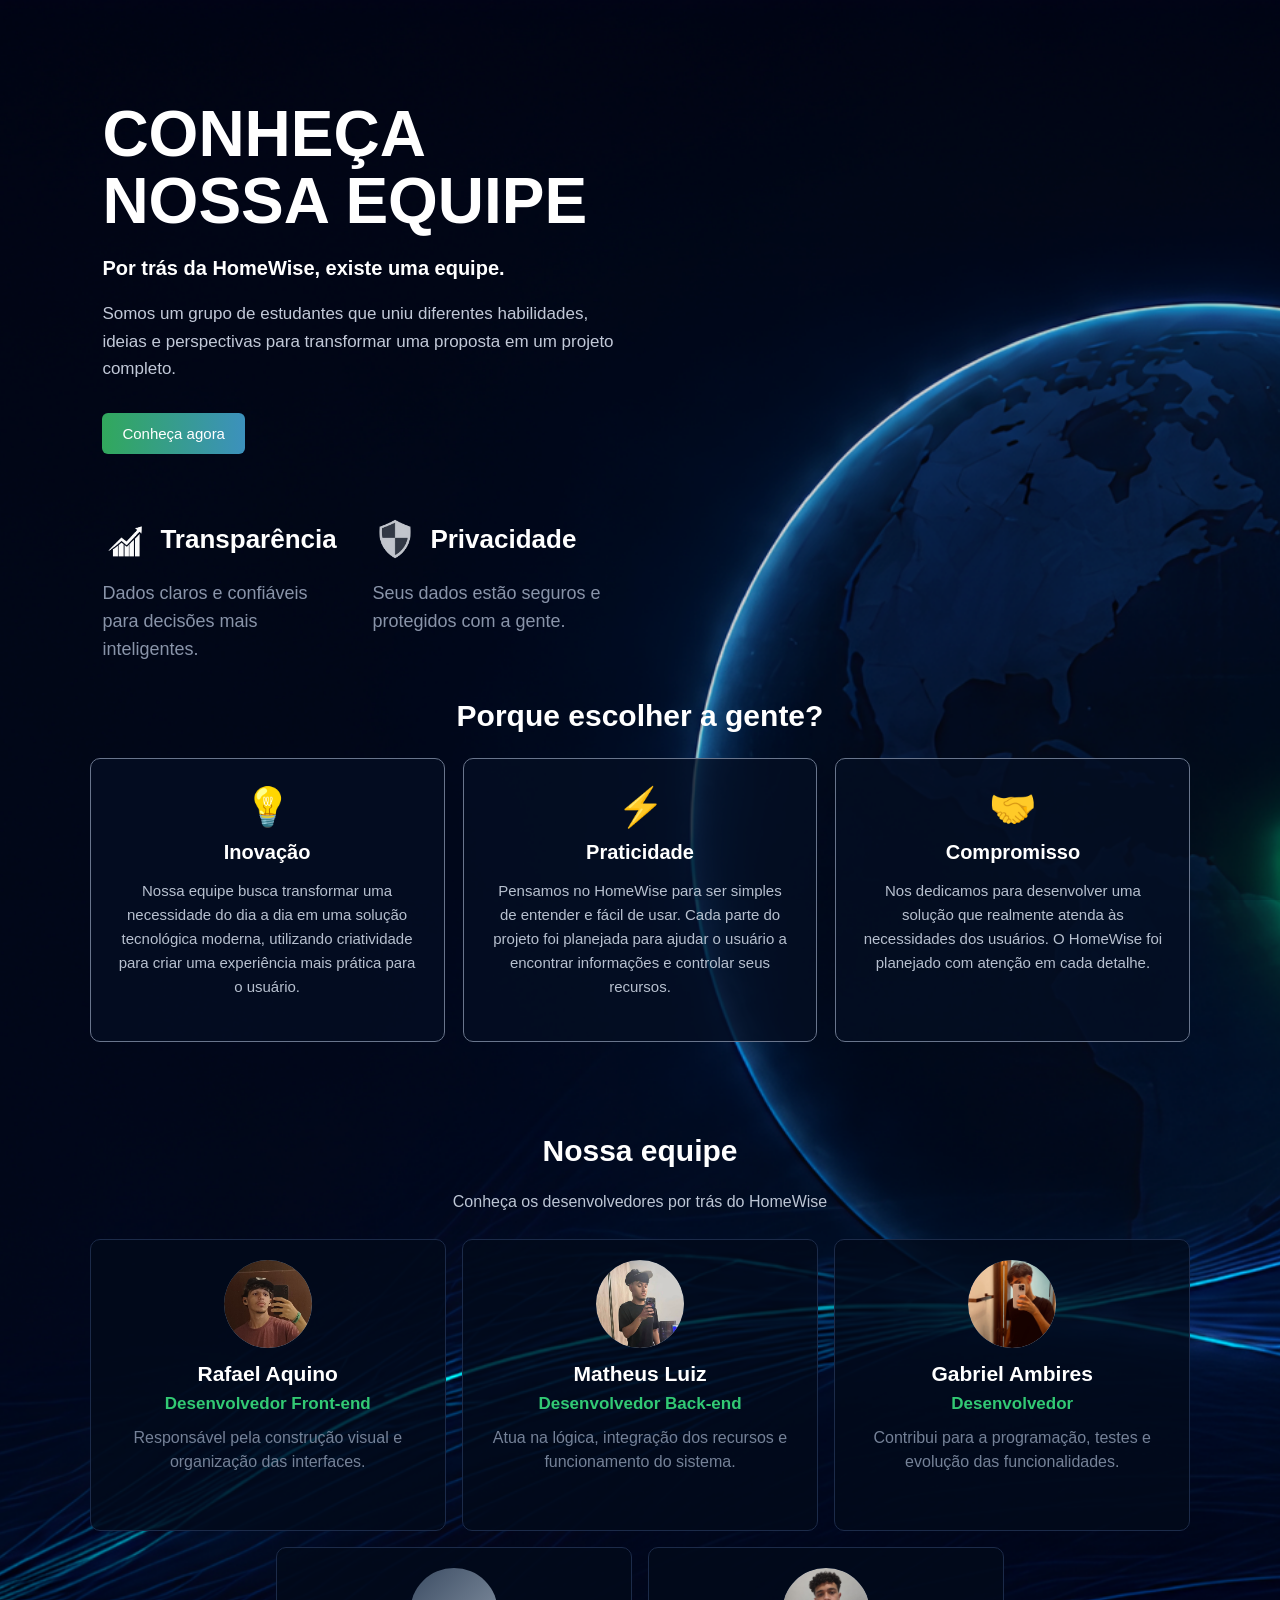
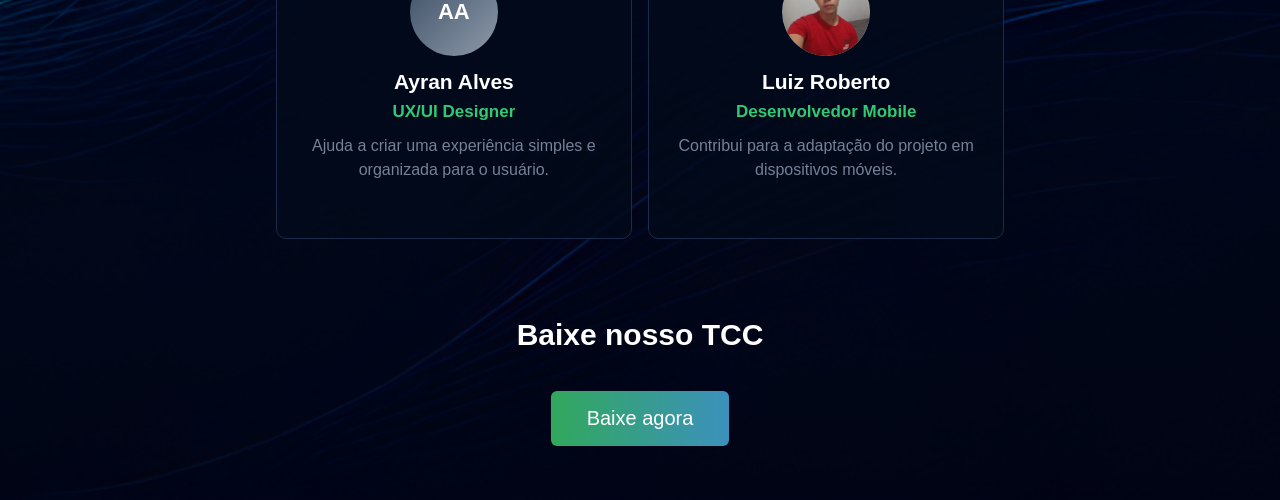
<file: hotsite/hotsite.html>
<!DOCTYPE html>
<html lang="pt-BR">
<head>
    <meta charset="UTF-8">
    <meta name="viewport" content="width=device-width, initial-scale=1.0">
    <title>HomeWise - Nossa Equipe</title>
    <link rel="stylesheet" href="style.css">
</head>
<body>

    

    <section id="inicio" class="inicio">

        <div class="textoInicio">
            <h1>CONHEÇA<br>NOSSA EQUIPE</h1>

            <h3>Por trás da HomeWise, existe uma equipe.</h3>

            <p>
                Somos um grupo de estudantes que uniu diferentes
                habilidades, ideias e perspectivas para transformar
                uma proposta em um projeto completo.
            </p>

            <button onclick="conhecerEquipe()">Conheça agora</button>

            <div class="informacoes">
                <div>
                    <h3><img class="icone-informacao" src="../img/grafico.png" alt="">Transparência</h3>
                    <p>Dados claros e confiáveis para decisões mais inteligentes.</p>
                </div>

                <div>
                    <h3><img class="icone-informacao" src="../img/seguranca1.png" alt="">Privacidade</h3>
                    <p>Seus dados estão seguros e protegidos com a gente.</p>
                </div>
            </div>
        </div>

    </section>

    <section class="escolher" id="sobre">

        <h2>Porque escolher a gente?</h2>

        <div class="cards">

            <div class="card">
                <div class="icone">💡</div>
                <h3>Inovação</h3>
                <p>
                    Nossa equipe busca transformar uma necessidade do dia a dia
                    em uma solução tecnológica moderna, utilizando criatividade
                    para criar uma experiência mais prática para o usuário.
                </p>
            </div>

            <div class="card">
                <div class="icone">⚡</div>
                <h3>Praticidade</h3>
                <p>
                    Pensamos no HomeWise para ser simples de entender e fácil
                    de usar. Cada parte do projeto foi planejada para ajudar
                    o usuário a encontrar informações e controlar seus recursos.
                </p>
            </div>

            <div class="card">
                <div class="icone">🤝</div>
                <h3>Compromisso</h3>
                <p>
                    Nos dedicamos para desenvolver uma solução que realmente
                    atenda às necessidades dos usuários. O HomeWise foi
                    planejado com atenção em cada detalhe.
                </p>
            </div>

        </div>

    </section>

    <section class="equipe" id="equipe">

        <h2>Nossa equipe</h2>
        <p>Conheça os desenvolvedores por trás do HomeWise</p>

        <div class="pessoas">

            <div class="pessoa">
         <div class="foto"><img src="../img/foto_fafabot.png" alt="Foto de Rafael Aquino"></div>
                <h3>Rafael Aquino</h3>
                <span>Desenvolvedor Front-end</span>
                <small>Responsável pela construção visual e organização das interfaces.</small>
            </div>

            <div class="pessoa">
                <div class="foto"><img src="../img/foto_matheus.png" alt="Foto de Matheus Luiz"></div>
                <h3>Matheus Luiz</h3>
                <span>Desenvolvedor Back-end</span>
                <small>Atua na lógica, integração dos recursos e funcionamento do sistema.</small>
            </div>

            <div class="pessoa">
                    <div class="foto"><img src="../img/Foto_ambires.jpg" alt="Foto de Gabriel Ambires"></div>
                <h3>Gabriel Ambires</h3>
                <span>Desenvolvedor</span>
                <small>Contribui para a programação, testes e evolução das funcionalidades.</small>
            </div>

            <div class="pessoa">
                <div class="foto">AA</div>
                <h3>Ayran Alves</h3>
                <span>UX/UI Designer</span>
                <small>Ajuda a criar uma experiência simples e organizada para o usuário.</small>
            </div>

            <div class="pessoa">
                        <div class="foto"><img src="../img/foto_luiz.png" alt="Foto de Luiz Roberto"></div>
                <h3>Luiz Roberto</h3>
                <span>Desenvolvedor Mobile</span>
                <small>Contribui para a adaptação do projeto em dispositivos móveis.</small>
            </div>

        </div>
        <br><br><br>

        <h2>Baixe nosso TCC</h2>
        <div class="textoInicio downloadTcc">
            <button onclick="baixarAgora()">Baixe agora</button>
        </div>
   
    <script src="script.js"></script>
</body>
</html>
</file>
<file: style.css>
*{box-sizing:border-box;margin:0;padding:0}
:root{
 --bg:#02091c;--bg2:#06142f;--card:#08152e;--line:#22365b;
 --blue:#4d8dff;--cyan:#00cfff;--green:#28c95a;--text:#f4f7ff;--muted:#a9b4c8;
}
html{scroll-behavior:smooth}
body{font-family:Arial,Helvetica,sans-serif;background:var(--bg);color:var(--text);min-height:100vh;overflow-x:hidden}
body:before{content:"";position:fixed;inset:0;z-index:-2;background:
 radial-gradient(circle at 80% 25%,rgba(0,150,255,.13),transparent 25%),
 radial-gradient(circle at 25% 80%,rgba(0,210,255,.06),transparent 25%),
 linear-gradient(120deg,#020617,#031027 55%,#02091c)}
body:after{content:"";position:fixed;inset:0;z-index:-1;opacity:.55;pointer-events:none;
 background:repeating-radial-gradient(ellipse at 85% 48%,transparent 0 65px,rgba(0,174,255,.15) 66px 67px,transparent 68px 95px);
 transform:rotate(-7deg) scale(1.25)}
a{text-decoration:none;color:inherit}
button{font:inherit;cursor:pointer}
.container{width:min(1100px,92%);margin:auto}
.navbar{height:70px;background:linear-gradient(90deg,#172c49,#254b8e);border-bottom:1px solid #34527e;display:flex;align-items:center;position:sticky;top:0;z-index:50}
.nav{display:flex;align-items:center;justify-content:space-between;gap:25px}
.logo{font-size:21px;font-weight:700;display:flex;align-items:center;gap:10px}
.logo-mark{width:27px;height:27px;border-radius:50%;display:grid;place-items:center;background:linear-gradient(135deg,#42d36a,#2b72ff);font-size:15px}
.logo span{color:#00cfff}.links{display:flex;gap:25px;align-items:center;font-size:13px;color:#e4ebf8}
.links a{padding:25px 0;border-bottom:2px solid transparent}.links a:hover,.links a.active{border-color:#66a0ff;color:white}
.btn{border:1px solid #3c5478;border-radius:7px;padding:11px 20px;background:transparent;color:white;transition:.2s}
.btn:hover{transform:translateY(-2px);filter:brightness(1.15)}
.btn-primary{border:0;background:linear-gradient(90deg,#38a94e,#45a9c9)}
.btn-blue{border:0;background:#4c86ef}.btn-green{border:0;background:#238b43}
.hero{min-height:590px;display:grid;grid-template-columns:1.05fr .95fr;align-items:center;gap:30px}
.badge{display:inline-block;padding:9px 14px;background:#111d35;border-radius:5px;color:#5ed6ff;font-size:12px;margin-bottom:22px}
h1{font-size:42px;line-height:1.05;margin-bottom:18px}.gradient{background:linear-gradient(90deg,#4f91ff,#22c85b);-webkit-background-clip:text;background-clip:text;color:transparent}
.lead{font-size:16px;color:#d6ddeb;line-height:1.5;max-width:560px}.actions{display:flex;gap:12px;margin-top:26px}
.app-preview{display:block;width:auto;height:min(570px,72vh);max-width:100%;object-fit:contain;margin:auto;border-radius:22px;box-shadow:0 0 50px rgba(0,144,255,.2)}
.feature-strip{display:grid;grid-template-columns:repeat(4,1fr);gap:12px;margin-top:-30px}.strip{border:1px solid var(--line);padding:12px;border-radius:7px;background:rgba(3,12,29,.7);font-size:12px}
.section{padding:80px 0}.section-title{text-align:center;font-size:30px;margin-bottom:10px}.section-sub{text-align:center;color:var(--muted);margin-bottom:35px}
.cards{display:grid;grid-template-columns:repeat(4,1fr);gap:18px}.card{border:1px solid var(--line);background:rgba(6,17,39,.82);border-radius:8px;padding:22px}.icon{font-size:27px;margin-bottom:12px}.card h3{font-size:15px;margin-bottom:10px}.card p{font-size:12px;color:#c1cada;line-height:1.5}
.cta{border:1px solid #35517c;border-radius:9px;padding:28px;display:flex;align-items:center;justify-content:space-between;gap:20px;background:rgba(13,26,52,.8)}.cta h2{font-size:23px;margin-bottom:8px}.cta p{color:#d1d8e4;font-size:13px}
.page-head{padding:70px 0 35px}.page-head h1{font-size:35px}.content-grid{display:grid;grid-template-columns:1fr 1fr;gap:25px}
.steps{display:flex;flex-direction:column;gap:14px}.step{display:grid;grid-template-columns:45px 1fr;gap:14px;align-items:center;border:1px solid var(--line);border-radius:8px;padding:14px;background:rgba(8,21,46,.75)}.num{width:45px;height:45px;border:1px solid #234b85;border-radius:50%;display:grid;place-items:center;color:#39a2ff;font-size:20px}.step h3{font-size:14px;margin-bottom:4px}.step p{font-size:12px;color:#929fb5}
.testimonials{display:grid;grid-template-columns:repeat(5,1fr);gap:14px}.testimonial{border:1px solid var(--line);padding:15px;border-radius:8px;background:rgba(6,15,34,.8);min-height:175px}.stars{color:#ffd21f;margin:10px 0}.avatar{width:55px;height:55px;border-radius:50%;background:linear-gradient(135deg,#6b4c32,#bbb);display:grid;place-items:center;font-weight:bold;margin-bottom:9px}.testimonial p{font-size:10px;color:#d2d9e5;line-height:1.4}.testimonial strong{font-size:14px}
.about-top{display:grid;grid-template-columns:1fr 1fr;align-items:center;gap:25px}.globe{width:330px;height:330px;border-radius:50%;margin:auto;background:radial-gradient(circle at 45% 40%,#164b7c,#06182e 65%,#021027);box-shadow:0 0 45px rgba(0,180,255,.45),inset 0 0 35px rgba(0,150,255,.2);display:grid;place-items:center;font-size:100px}.values{display:grid;grid-template-columns:repeat(3,1fr);gap:20px;margin-top:30px}.value h3{margin-bottom:7px}.value p{font-size:12px;color:#b7c0d0;line-height:1.45}
.team{display:grid;grid-template-columns:repeat(5,1fr);gap:14px}.member{text-align:left;border:1px solid var(--line);border-radius:8px;padding:15px;background:rgba(5,14,32,.86)}.member .avatar{margin:0 auto 10px;width:82px;height:82px}.role{color:#16cfff;font-size:11px;font-weight:bold;margin:7px 0}.member p{font-size:10px;color:#aeb8c8;line-height:1.45}
.prices{display:grid;grid-template-columns:repeat(3,1fr);gap:38px;align-items:start}.price{border:1px solid var(--line);border-radius:7px;padding:30px;background:rgba(5,14,32,.78);position:relative}.price.featured{border:2px solid #35a84c}.ribbon{position:absolute;top:-1px;left:-2px;right:-2px;background:#3ca64e;padding:10px;text-align:center;border-radius:6px 6px 0 0}.price.featured{padding-top:65px}.price h2{text-align:center;font-size:25px}.price .desc{text-align:center;color:#8f99a9;margin:4px 0 18px}.amount{text-align:center;font-size:32px;margin-bottom:22px}.amount small{font-size:15px;color:#8993a6}.checks{list-style:none;display:grid;gap:15px;margin-bottom:25px}.checks li:before{content:"✓";color:#21df62;font-weight:bold;margin-right:10px}.price .btn{display:block;margin:auto}
.faq{max-width:980px;margin:auto;display:grid;gap:9px}.faq-item{border:1px solid #8992a1;border-radius:10px;background:rgba(16,27,43,.85);overflow:hidden}.faq-q{width:100%;border:0;background:none;color:white;padding:17px;text-align:left;display:flex;justify-content:space-between;align-items:center;font-size:13px}.faq-a{max-height:0;overflow:hidden;color:#b8c2d2;font-size:12px;line-height:1.5;padding:0 17px;transition:.3s}.faq-item.open .faq-a{max-height:100px;padding:0 17px 17px}.support{margin-top:45px;border:1px solid #3c5c8d;border-radius:10px;padding:24px;display:flex;justify-content:space-between;align-items:center;background:rgba(14,29,57,.8)}
.modal{position:fixed;inset:0;background:rgba(0,0,0,.7);display:none;place-items:center;z-index:100}.modal.show{display:grid}.modal-box{width:min(470px,90%);background:#0b1830;border:1px solid #38547f;border-radius:12px;padding:28px;box-shadow:0 20px 80px #000}.modal-box h2{margin-bottom:10px}.modal-box p{color:#b9c4d6;font-size:13px;line-height:1.5}.close{float:right;background:none;border:0;color:white;font-size:22px}.toast{position:fixed;right:20px;bottom:20px;background:#143c25;border:1px solid #28bd57;padding:14px 18px;border-radius:8px;display:none;z-index:110}.toast.show{display:block}
footer{border-top:1px solid #203654;padding:25px 0;color:#8490a5;font-size:12px;text-align:center;margin-top:70px}
.testimonial .avatar img{display:block;width:100%;height:100%;border-radius:inherit;object-fit:cover}
@media(max-width:850px){.links{display:none}.hero,.about-top,.content-grid{grid-template-columns:1fr}.hero{padding:55px 0}.feature-strip,.cards,.values,.prices{grid-template-columns:1fr 1fr}.testimonials,.team{grid-template-columns:1fr 1fr}.price{max-width:450px;margin:auto;width:100%}.globe{width:250px;height:250px}.cta,.support{flex-direction:column;align-items:flex-start}}
@media(max-width:520px){h1{font-size:34px}.feature-strip,.cards,.values,.testimonials,.team,.prices{grid-template-columns:1fr}.actions{flex-wrap:wrap}.section{padding:55px 0}}

/* Ajustes exclusivos da página inicial para reproduzir o layout compacto de referência. */
.home-page .navbar{height:40px}
.home-page .nav{width:82%;gap:16px}
.home-page .logo{font-size:18px;gap:7px}
.home-page .logo-mark{width:23px;height:23px;font-size:13px}
.home-page .links{gap:18px;font-size:11px}
.home-page .links a{padding:13px 0}
.home-page .btn{padding:7px 14px;font-size:11px;border-radius:5px}
.home-page .hero{width:76%;min-height:285px;grid-template-columns:1fr 1fr;gap:18px}
.home-page .badge{padding:8px 11px;font-size:11px;margin-bottom:17px}
.home-page h1{font-size:27px;line-height:1.12;margin-bottom:10px}
.home-page .lead{font-size:13px;line-height:1.25;max-width:390px}
.home-page .actions{gap:12px;margin-top:20px}
.home-page .hero-phones{height:275px;position:relative;overflow:hidden}
.home-page .phone-shot{position:absolute;top:0;height:295px;width:43%;object-fit:cover;object-position:top;border:6px solid #101929;border-radius:20px;background:#08152e;box-shadow:0 12px 30px rgba(0,0,0,.55)}
.home-page .phone-shot-back{left:16%;transform:rotate(-5deg)}
.home-page .phone-shot-front{right:13%;top:8px;transform:rotate(5deg)}
.home-page .feature-strip{width:88%;grid-template-columns:repeat(4,1fr);gap:12px;margin-top:-6px}
.home-page .strip{padding:9px 10px;font-size:11px}
.home-page .section{width:98%;padding:12px 0 18px}
.home-page .section-title{font-size:20px;margin-bottom:22px}
.home-page .section-sub{display:none}
.home-page .cards{gap:18px}
.home-page .card{padding:12px;border-radius:7px}
.home-page .icon{font-size:23px;margin-bottom:5px}
.home-page .card h3{font-size:13px;margin-bottom:7px}
.home-page .card p{font-size:11px;line-height:1.35}
.home-page .cta{width:88%;min-height:150px;padding:22px 12%;margin-top:0}
.home-page .cta h2{font-size:21px;max-width:300px}
.home-page .cta p{font-size:12px;max-width:310px}
.home-page footer{margin-top:20px;padding:12px 0}
@media(max-width:850px){
 .home-page .hero{width:88%;min-height:auto;padding:38px 0 45px}
 .home-page .hero-phones{height:280px}
 .home-page .feature-strip{margin-top:-20px}
 .home-page .section{width:92%;padding:48px 0 28px}
 .home-page .section-sub{display:block}
 .home-page .cta{width:88%;min-height:0;padding:24px}
}
@media(max-width:520px){
 .home-page .navbar{height:58px}
 .home-page .nav{width:92%}
 .home-page .logo{font-size:17px}
 .home-page .hero{width:88%;padding:38px 0 30px}
 .home-page .hero-phones{height:260px}
 .home-page .phone-shot{height:280px;width:39%}
 .home-page .feature-strip{width:88%;grid-template-columns:1fr 1fr}
 .home-page .section{padding:42px 0 25px}
 .home-page .section-title{font-size:24px;margin-bottom:22px}
 .home-page .cta{width:88%;padding:24px}
}

/* Identidade e escala compartilhadas por todas as páginas do HomeWise. */
.container{width:min(1200px,92%)}
.navbar{height:68px}
.logo{gap:10px;flex:0 0 auto}
.logo-image{display:block;width:44px;height:44px;object-fit:contain}
.logo-name{color:#f4f7ff;white-space:nowrap}
.logo > .logo-name{color:#f4f7ff}
.logo-name span{color:#00cfff}
.links{gap:clamp(14px,2vw,26px);font-size:14px}
.links a{padding:24px 0}
.btn{padding:12px 20px;font-size:14px}
.badge{padding:10px 14px;font-size:14px}
h1{font-size:clamp(36px,4vw,48px);line-height:1.12}
.lead{font-size:17px;line-height:1.55}
.section-title{font-size:32px}
.section-sub{font-size:16px}
.card{padding:22px}
.icon{font-size:32px}
.card h3{font-size:17px}
.card p{font-size:14px;line-height:1.55}
.page-head{padding:76px 0 42px}
.page-head h1{font-size:clamp(38px,4vw,48px)}
.page-head .lead{max-width:700px}
.step{grid-template-columns:52px 1fr;gap:18px;padding:18px}
.num{width:52px;height:52px;font-size:22px}
.step h3{font-size:17px}
.step p{font-size:15px;line-height:1.5}
.app-preview{height:min(620px,74vh)}
.testimonial{padding:20px;min-height:220px}
.testimonial p{font-size:14px;line-height:1.55}
.avatar{width:62px;height:62px;font-size:20px}
.team{gap:18px}
.member{padding:20px}
.member .avatar{width:90px;height:90px;font-size:24px}
.member h3{font-size:17px}
.role{font-size:14px}
.member p{font-size:14px;line-height:1.55}
.values{gap:24px}
.value h3{font-size:17px}
.value p{font-size:14px;line-height:1.55}
.prices{gap:24px}
.price{padding:34px}
.price h2{font-size:28px}
.price .desc{font-size:15px}
.amount{font-size:36px}
.checks{font-size:15px;gap:17px}
.faq-q{padding:20px;font-size:16px}
.faq-a{font-size:15px;line-height:1.6}
.faq-item.open .faq-a{max-height:180px}
.support{padding:30px}
.support h2{font-size:24px;margin-bottom:8px}
.support p{font-size:16px}
.cta{padding:32px}
.cta h2{font-size:26px}
.cta p{font-size:15px;line-height:1.5}
footer{font-size:14px;padding:28px 0}

/* A página inicial usa a mesma escala, cores e componentes das páginas internas. */
.home-page .navbar{height:68px}
.home-page .nav{width:92%;gap:clamp(14px,2vw,26px)}
.home-page .logo{font-size:22px;gap:10px}
.home-page .logo-image{width:44px;height:44px}
.home-page .logo-mark{display:none}
.home-page .links{gap:clamp(14px,2vw,26px);font-size:14px}
.home-page .links a{padding:24px 0}
.home-page .btn{padding:12px 20px;font-size:14px;border-radius:7px}
.home-page .hero{width:88%;min-height:430px;grid-template-columns:1.05fr .95fr;gap:32px}
.home-page .badge{padding:10px 14px;font-size:14px;margin-bottom:22px}
.home-page h1{font-size:clamp(38px,4vw,48px);line-height:1.12;margin-bottom:18px}
.home-page .lead{font-size:17px;line-height:1.5;max-width:560px}
.home-page .actions{gap:14px;margin-top:26px}
.home-page .hero-phones{height:390px;position:relative;overflow:hidden}
.home-page .phone-shot{position:absolute;top:0;height:410px;width:42%;object-fit:cover;object-position:top;border:7px solid #101929;border-radius:22px;background:#08152e;box-shadow:0 12px 30px rgba(0,0,0,.55)}
.home-page .phone-shot-back{left:16%;transform:rotate(-5deg)}
.home-page .phone-shot-front{right:13%;top:10px;transform:rotate(5deg)}
.home-page .feature-strip{width:88%;grid-template-columns:repeat(4,1fr);gap:14px;margin-top:-8px}
.home-page .strip{padding:13px 14px;font-size:14px}
.home-page .section{width:92%;padding:28px 0 34px}
.home-page .section-title{font-size:30px;margin-bottom:24px}
.home-page .section-sub{display:none}
.home-page .cards{gap:18px}
.home-page .card{padding:20px;border-radius:9px}
.home-page .icon{font-size:30px;margin-bottom:10px}
.home-page .card h3{font-size:16px;margin-bottom:9px}
.home-page .card p{font-size:14px;line-height:1.5}
.home-page .cta{width:88%;min-height:170px;padding:28px 10%;margin-top:0}
.home-page .cta h2{font-size:26px;max-width:360px}
.home-page .cta p{font-size:15px;max-width:400px}
.home-page footer{margin-top:32px;padding:20px 0}
.home-page .btn{padding:15px 25px;font-size:16px}
.home-page .cta h2{display:flex;align-items:flex-start;gap:12px}
.home-page .cta-check{flex:0 0 auto;font-size:24px;line-height:1.1}
.home-page .actions .btn{padding:15px 25px;font-size:16px}
@media(max-width:850px){
 .navbar{height:64px}
 .home-page .navbar{height:64px}
 .home-page .hero{width:88%;min-height:0;padding:54px 0 60px;grid-template-columns:1fr;gap:28px}
 .home-page .hero-phones{height:360px}
 .home-page .phone-shot{height:385px;width:min(38%,220px)}
 .home-page .feature-strip{width:88%;margin-top:-22px}
 .home-page .section{width:92%;padding:54px 0 32px}
 .home-page .section-sub{display:block}
 .home-page .cta{width:88%;min-height:0;padding:28px}
 .hero{min-height:auto}
 .page-head{padding:58px 0 32px}
}
@media(max-width:520px){
 .navbar,.home-page .navbar{height:62px}
 .home-page .nav{width:92%}
 .home-page .logo{font-size:20px}
 .home-page .logo-image{width:40px;height:40px}
 .home-page .hero{width:88%;padding:42px 0 44px}
 .home-page h1{font-size:36px}
 .home-page .lead{font-size:16px}
 .home-page .hero-phones{height:300px}
 .home-page .phone-shot{height:320px;width:39%}
 .home-page .feature-strip{width:88%;grid-template-columns:1fr 1fr}
 .home-page .strip{font-size:13px}
 .home-page .section{padding:42px 0 28px}
 .home-page .section-title{font-size:26px;margin-bottom:22px}
 .home-page .cta{width:88%;padding:24px}
 .home-page .cta h2{font-size:23px}
 .section-title{font-size:27px}
 .page-head h1{font-size:36px}
 .testimonial{min-height:0}
 .support{padding:22px}
}

/* Página Sobre: equipe, fotos e links sociais */
.about-page .page-head{padding:58px 0 28px}
.about-page .page-head .lead{max-width:760px}
.about-page .team-section{padding-top:22px}
.about-page .team{grid-template-columns:repeat(3,minmax(0,1fr));max-width:1080px;margin:0 auto;gap:20px}
.about-page .member{display:flex;flex-direction:column;align-items:center;text-align:center;min-height:365px;padding:26px 22px;border-color:#22365b;background:rgba(6,17,39,.88);border-radius:12px}
.about-page .member-photo{width:112px;height:112px;flex:0 0 112px;margin-bottom:16px;overflow:hidden;border:3px solid #34527e;border-radius:50%;background:linear-gradient(135deg,#19395f,#276c8c);box-shadow:0 0 24px rgba(0,174,255,.18)}
.about-page .member-photo img{display:block;width:100%;height:100%;object-fit:cover;object-position:center 35%}
.about-page .member-photo-placeholder{display:grid;place-items:center;color:#f4f7ff;font-size:30px;font-weight:700;letter-spacing:2px}
.about-page .member h3{font-size:20px;margin-bottom:2px}
.about-page .member .role{font-size:14px;margin:7px 0 10px}
.about-page .member p{flex:1;color:#b9c4d6;font-size:14px;line-height:1.5}
.about-page .social-links{display:flex;justify-content:center;gap:12px;margin-top:18px}
.about-page .social-links a{display:grid;place-items:center;width:42px;height:42px;border:1px solid #35517c;border-radius:50%;background:#0b1a35;color:#dce8fa;transition:transform .2s ease,background .2s ease,border-color .2s ease}
.about-page .social-links a:hover{transform:translateY(-3px);background:#16365e;border-color:#4d8dff;color:#fff}
.about-page .social-links svg{width:21px;height:21px;fill:currentColor}
.about-page .social-links a:focus-visible{outline:2px solid #00cfff;outline-offset:3px}
.about-page .about-cta{margin-top:6px;margin-bottom:50px}
@media(max-width:850px){
 .about-page .team{grid-template-columns:repeat(2,minmax(0,1fr))}
 .about-page .member:nth-child(n){grid-column:auto}
 .about-page .member{min-height:340px}
}
@media(max-width:520px){
 .about-page .page-head{padding:42px 0 20px}
 .about-page .team{grid-template-columns:1fr;max-width:380px}
 .about-page .member{min-height:0;padding:24px}
 .about-page .about-cta{margin-bottom:32px}
}

.home-page .cta{padding-left:6%}

.checkout-main{padding:56px 0 24px}
.checkout-heading{margin-bottom:30px}
.checkout-heading h1{margin:7px 0 10px}
.checkout-kicker,.summary-label{color:#65d7a1;font-size:11px;font-weight:700;letter-spacing:1.4px}
.checkout-heading .lead{font-size:15px}
.checkout-back{color:#d6ddeb;font-size:14px}
.checkout-back:hover,.summary-change:hover{color:#65d7a1}
.checkout-layout{display:grid;grid-template-columns:minmax(0,1.45fr) minmax(270px,.75fr);gap:24px;align-items:start}
.checkout-form,.checkout-summary{border:1px solid var(--line);background:rgba(6,17,39,.88);border-radius:8px}
.checkout-form{padding:26px}
.checkout-section{border:0;border-bottom:1px solid var(--line);padding:0 0 23px;margin:0 0 23px;min-width:0}
.checkout-section h2,.payment-options legend{font-size:18px;font-weight:700;margin-bottom:17px}
.checkout-fields{display:grid;grid-template-columns:1fr 1fr;gap:17px}
.checkout-field{display:grid;gap:7px;color:#dce5f4;font-size:13px}
.checkout-field-full{grid-column:1/-1}
.checkout-field input{width:100%;height:45px;border:1px solid #354969;border-radius:5px;background:#071329;color:var(--text);padding:0 12px;font:inherit;outline:none}
.checkout-field input:focus{border-color:#5ab787;box-shadow:0 0 0 2px rgba(90,183,135,.18)}
.checkout-field input::placeholder{color:#74829a}
.checkout-field small,.payment-option-copy small{color:#94a3b9;font-size:11px;line-height:1.4}
.payment-options legend{padding:0}
.payment-option{display:flex;align-items:center;gap:13px;border:1px solid #354969;border-radius:6px;padding:14px;margin-top:10px;cursor:pointer}
.payment-option:has(input:checked){border-color:#54bd83;background:rgba(27,91,62,.2)}
.payment-option input{accent-color:#49ba79;width:17px;height:17px;flex:0 0 auto}
.payment-option-copy{display:grid;gap:4px;flex:1}
.payment-option-copy strong{font-size:14px}
.payment-mark{color:#65d7a1;font-size:12px;font-weight:700}
.payment-mark-card{font-size:22px;color:#bdcbe0}
.payment-security,.checkout-terms{color:#94a3b9;font-size:11px;line-height:1.55;margin-top:15px}
.checkout-message{display:none;border:1px solid #8e6332;border-radius:5px;background:rgba(105,66,23,.2);color:#ffd69b;padding:12px;font-size:13px;line-height:1.45;margin-bottom:14px}
.checkout-message.show{display:block}
.checkout-message.error{border-color:#9d4c4c;background:rgba(105,33,33,.22);color:#ffb5b5}
.checkout-submit{width:100%;min-height:48px;font-weight:700}
.checkout-submit:disabled{opacity:.65;cursor:wait;transform:none}
.checkout-summary{padding:25px;position:sticky;top:90px}
.checkout-summary h2{font-size:19px;margin:9px 0 22px}
.summary-plan{font-size:22px;font-weight:700;padding-bottom:22px;border-bottom:1px solid var(--line)}
.summary-total{display:flex;justify-content:space-between;align-items:baseline;padding-top:20px;font-size:14px}
.summary-total strong{font-size:23px;color:#72d89b}
.summary-renewal{font-size:12px;color:#a9b4c8;line-height:1.5;margin-top:13px}
.summary-change{display:inline-block;color:#83b1ff;font-size:12px;margin-top:20px;text-decoration:underline;text-underline-offset:3px}
@media(max-width:760px){.checkout-main{padding-top:40px}.checkout-layout{grid-template-columns:1fr}.checkout-summary{position:static;grid-row:1}.checkout-form{padding:20px}.checkout-summary{padding:20px}}
@media(max-width:480px){.checkout-fields{grid-template-columns:1fr}.checkout-field-full{grid-column:auto}.checkout-heading h1{font-size:36px}.checkout-main{padding-top:32px}}
.home-page .cta h2{font-size:32px;max-width:450px;text-align:left}
.home-page .cta-check{font-size:28px}
.home-page .cta{justify-content:space-between;gap:36px}
.home-page .cta-message{flex:1;max-width:50%}
.home-page .cta-benefits{flex:1;list-style:none;border-left:1px solid #52617a;padding:4px 0 4px 60px;display:grid;gap:20px;color:#e4eaf4;font-size:16px}
.home-page .cta-benefits li{display:flex;align-items:center;gap:18px}
.home-page .cta-benefits li::before{content:"✓";color:#20d85b;font-size:26px;font-weight:700;line-height:1}
@media(max-width:520px){
 .home-page .cta{padding-left:24px}
 .home-page .cta h2{font-size:26px}
 .home-page .cta{gap:22px}
 .home-page .cta-message{max-width:none}
 .home-page .cta-benefits{border-left:0;border-top:1px solid #52617a;padding:20px 0 0;gap:16px}
}
@media(max-width:850px){
 .home-page .cta-message{max-width:none}
 .home-page .cta-benefits{width:100%;border-left:0;border-top:1px solid #52617a;padding:20px 0 0;gap:16px}
}
</file>
<file: hotsite/style.css>
body {
    font-family: Arial, sans-serif;
    background-color: #020817;
    background-image: url("../img/background.png");
    background-size: cover;
    background-position: center top;
    background-attachment: scroll;
    background-repeat: no-repeat;
    color: white;
    margin: 0;
}

body::before {
    content: "";
    position: fixed;
    top: 0;
    left: 0;
    width: 100%;
    height: 100%;
    background: rgba(1, 7, 20, 0.20);
    z-index: -1;
}

header {
    height: 50px;
    background-color: rgba(3, 10, 28, 0.92);
    border-bottom: 1px solid #26395d;
    display: flex;
    align-items: center;
    padding: 0 7%;
    gap: 30px;
    position: sticky;
    top: 0;
    z-index: 10;
}

.logo {
    font-size: 14px;
    font-weight: bold;
    display: flex;
    align-items: center;
    gap: 9px;
    white-space: nowrap;
}

.logo img {
    display: block;
    width: 64px;
    height: 64px;
    object-fit: contain;
}

nav {
    flex: 1;
    text-align: center;
}

nav a {
    color: #b9c2d5;
    text-decoration: none;
    font-size: 9px;
    margin: 0 8px;
}

nav a:hover {
    color: white;
}

header button,
.textoInicio button {
    background-color: #286cff;
    border: none;
    color: white;
    padding: 8px 13px;
    border-radius: 4px;
    cursor: pointer;
    font-size: 9px;
}

header button:hover,
.textoInicio button:hover {
    background-color: #4380ff;
}

.inicio {
    min-height: 470px;
    padding: 45px 8%;
    position: relative;
}

.textoInicio {
    width: 48%;
}

.textoInicio h1 {
    font-size: 44px;
    line-height: 1;
    margin-bottom: 14px;
}

.textoInicio h3 {
    font-size: 13px;
}

.textoInicio > p {
    color: #c2c9d8;
    font-size: 10px;
    line-height: 1.4;
    max-width: 390px;
}

.textoInicio button {
    background: linear-gradient(90deg, #31a85c, #3c91bd);
    margin-top: 8px;
}

.informacoes {
    display: flex;
    gap: 35px;
    margin-top: 25px;
}

.informacoes div {
    width: 145px;
}

.informacoes h3 {
    color: white;
    font-size: 10px;
}

.icone-informacao {
    width: 46px;
    height: 46px;
    object-fit: contain;
    flex: 0 0 46px;
    margin-right: 12px;
}

.informacoes p {
    color: #8994a9;
    font-size: 7px;
}

.escolher {
    padding: 0 7% 25px;
}

.escolher h2,
.equipe h2 {
    text-align: center;
    font-size: 14px;
}

.cards {
    display: flex;
    gap: 5px;
}

.card {
    width: 33.33%;
    min-height: 145px;
    padding: 15px;
    border: 1px solid #69758c;
    background-color: rgba(4, 15, 35, 0.78);
    text-align: center;
}

.card:hover {
    border-color: #3588ff;
}

.icone {
    font-size: 23px;
}

.card h3 {
    font-size: 12px;
    margin: 4px;
}

.card p {
    color: #b7c0cf;
    font-size: 8px;
    line-height: 1.3;
}

.equipe {
    padding: 5px 2% 30px;
}

.equipe > p {
    text-align: center;
    color: #bdc6d5;
    font-size: 9px;
}

.pessoas {
    display: flex;
    gap: 7px;
}

.pessoa {
    width: 20%;
    min-height: 125px;
    padding: 10px 7px;
    border: 1px solid #1c2b49;
    background-color: rgba(2, 10, 27, 0.80);
    border-radius: 5px;
}

.pessoa:hover {
    border-color: #367fff;
    transform: translateY(-3px);
}

.foto {
    width: 48px;
    height: 48px;
    margin: auto;
    border-radius: 50%;
    background: linear-gradient(135deg, #3b4c63, #8d9aaa);
    display: flex;
    align-items: center;
    justify-content: center;
    font-weight: bold;
    font-size: 12px;
}

.pessoa h3 {
    font-size: 8px;
    margin-bottom: 3px;
}

.pessoa span {
    color: #32c974;
    font-size: 70px;
}

.pessoa small {
    display: block;
    color: #758298;
    font-size: 6px;
    line-height: 1.4;
    margin-top: 5px;
}

.extra {
    width: 80%;
    margin: 30px auto;
    padding: 25px;
    background-color: rgba(3, 13, 31, 0.82);
    border: 1px solid #243858;
    text-align: center;
}

.extra h2 {
    font-size: 18px;
}

.extra p {
    color: #aeb8c9;
    font-size: 10px;
}

footer {
    padding: 15px;
    text-align: center;
    border-top: 1px solid #1b2b47;
    color: #65738a;
    font-size: 8px;
}

@media (max-width: 800px) {

    header {
        padding: 0 20px;
    }

    nav {
        display: none;
    }

    .textoInicio {
        width: 100%;
    }

    .textoInicio h1 {
        font-size: 36px;
    }

    .inicio {
        min-height: 550px;
    }

    .cards {
        display: block;
    }

    .card {
        width: auto;
        margin-bottom: 8px;
    }

    .pessoas {
        display: grid;
        grid-template-columns: 1fr 1fr;
    }

    .pessoa {
        width: auto;
    }
}

@media (max-width: 480px) {

    .inicio {
        padding: 35px 25px;
    }

    .informacoes {
        gap: 10px;
    }

    .pessoas {
        grid-template-columns: 1fr;
    }
}

/* Tipografia e espaçamentos ampliados para melhor leitura */
body {
    font-size: 16px;
}



.logo {
    font-size: 22px;
}

nav a {
    font-size: 15px;
    margin: 0 10px;
}

header button,
.textoInicio button {
    padding: 12px 20px;
    border-radius: 6px;
    font-size: 15px;
}

.inicio {
    min-height: 460px;
    padding: 48px 8% 56px;
}

.textoInicio h1 {
    font-size: clamp(48px, 5vw, 64px);
    line-height: 1.05;
    margin-bottom: 22px;
}

.textoInicio h3 {
    font-size: 20px;
}

.textoInicio > p {
    font-size: 17px;
    line-height: 1.6;
    max-width: 560px;
}

.textoInicio button {
    margin-top: 14px;
}

.informacoes {
    gap: 40px;
    margin-top: 36px;
}

.informacoes div {
    width: min(230px, 45%);
}

.informacoes h3 {
    display: flex;
    align-items: center;
    font-size: 26px;
    margin-bottom: 10px;
}

.informacoes p {
    font-size: 18px;
    line-height: 1.55;
}

.escolher {
    padding: 0 7% 48px;
    margin-top: -64px;
}

.escolher h2,
.equipe h2 {
    font-size: 30px;
}

.cards {
    gap: 18px;
}

.card {
    min-height: 230px;
    padding: 26px;
    border-radius: 10px;
}

.icone {
    font-size: 38px;
}

.card h3 {
    font-size: 20px;
    margin: 12px 0;
}

.card p {
    font-size: 15px;
    line-height: 1.6;
}

.equipe {
    padding: 20px 7% 54px;
}

.equipe > p {
    font-size: 16px;
    margin-bottom: 28px;
}

.pessoas {
    display: grid;
    grid-template-columns: repeat(6, minmax(0, 1fr));
    gap: 16px;
    max-width: 1120px;
    margin: 0 auto;
}

.pessoa {
    width: auto;
    min-height: 250px;
    padding: 20px 16px;
    border-radius: 10px;
    text-align: center;
}

.pessoa:nth-child(1),
.pessoa:nth-child(2),
.pessoa:nth-child(3) {
    grid-column: span 2;
}

.pessoa:nth-child(4) {
    grid-column: 2 / span 2;
}

.pessoa:nth-child(5) {
    grid-column: 4 / span 2;
}


.foto {
    width: 88px;
    height: 88px;
    flex: 0 0 88px;
    font-size: 22px;
    overflow: hidden;
}

.foto img {
    display: block;
    width: 100%;
    height: 100%;
    border-radius: 50%;
    object-fit: cover;
}

.pessoa h3 {
    font-size: 21px;
    margin: 14px 0 8px;
}

.pessoa span {
    display: block;
    width: 100%;
    margin: 8px auto 0;
    color: #32c974;
    font-size: 17px;
    font-weight: bold;
    text-align: center;
}

.pessoa small {
    display: block;
    margin-top: 12px;
    font-size: 16px;
    line-height: 1.5;
    text-align: center;
}

.extra {
    width: min(1100px, 86%);
    margin: 40px auto;
    padding: 36px 28px;
    border-radius: 10px;
}

.extra h2 {
    font-size: 26px;
}

.extra p {
    font-size: 16px;
    line-height: 1.6;
}

footer {
    padding: 24px;
    font-size: 14px;
}

@media (max-width: 800px) {
    header {
        height: 68px;
        padding: 0 24px;
    }

    .inicio {
        min-height: auto;
        padding: 56px 7% 72px;
    }

    .textoInicio h1 {
        font-size: clamp(44px, 8vw, 58px);
    }

    .cards {
        display: grid;
        grid-template-columns: 1fr;
    }

    .escolher {
        margin-top: -42px;
    }

    .pessoas {
        grid-template-columns: repeat(2, minmax(0, 1fr));
    }

    .pessoa:nth-child(n) {
        grid-column: auto;
    }

    .card {
        width: auto;
        margin-bottom: 0;
    }
}

@media (max-width: 480px) {
    .inicio {
        padding: 48px 24px;
    }

    .textoInicio h1 {
        font-size: 42px;
    }

    .textoInicio h3 {
        font-size: 18px;
    }

    .textoInicio > p {
        font-size: 16px;
    }

    .informacoes {
        flex-direction: column;
        gap: 12px;
    }

    .informacoes div {
        width: 100%;
    }

    .escolher h2,
    .equipe h2 {
        font-size: 26px;
    }

    .pessoas {
        grid-template-columns: 1fr 1fr;
    }

    .pessoa:nth-child(n) {
        grid-column: auto;
    }

    .pessoa {
        min-height: auto;
    }

    .extra {
        width: auto;
        margin: 28px 20px;
        padding: 28px 20px;
    }
}

@media (max-width: 600px) {
    .pessoas {
        grid-template-columns: 1fr;
    }
}

.downloadTcc {
    width: 100%;
    display: flex;
    justify-content: center;
}

.downloadTcc button {
    padding: 16px 36px;
    font-size: 20px;
}
</file>
